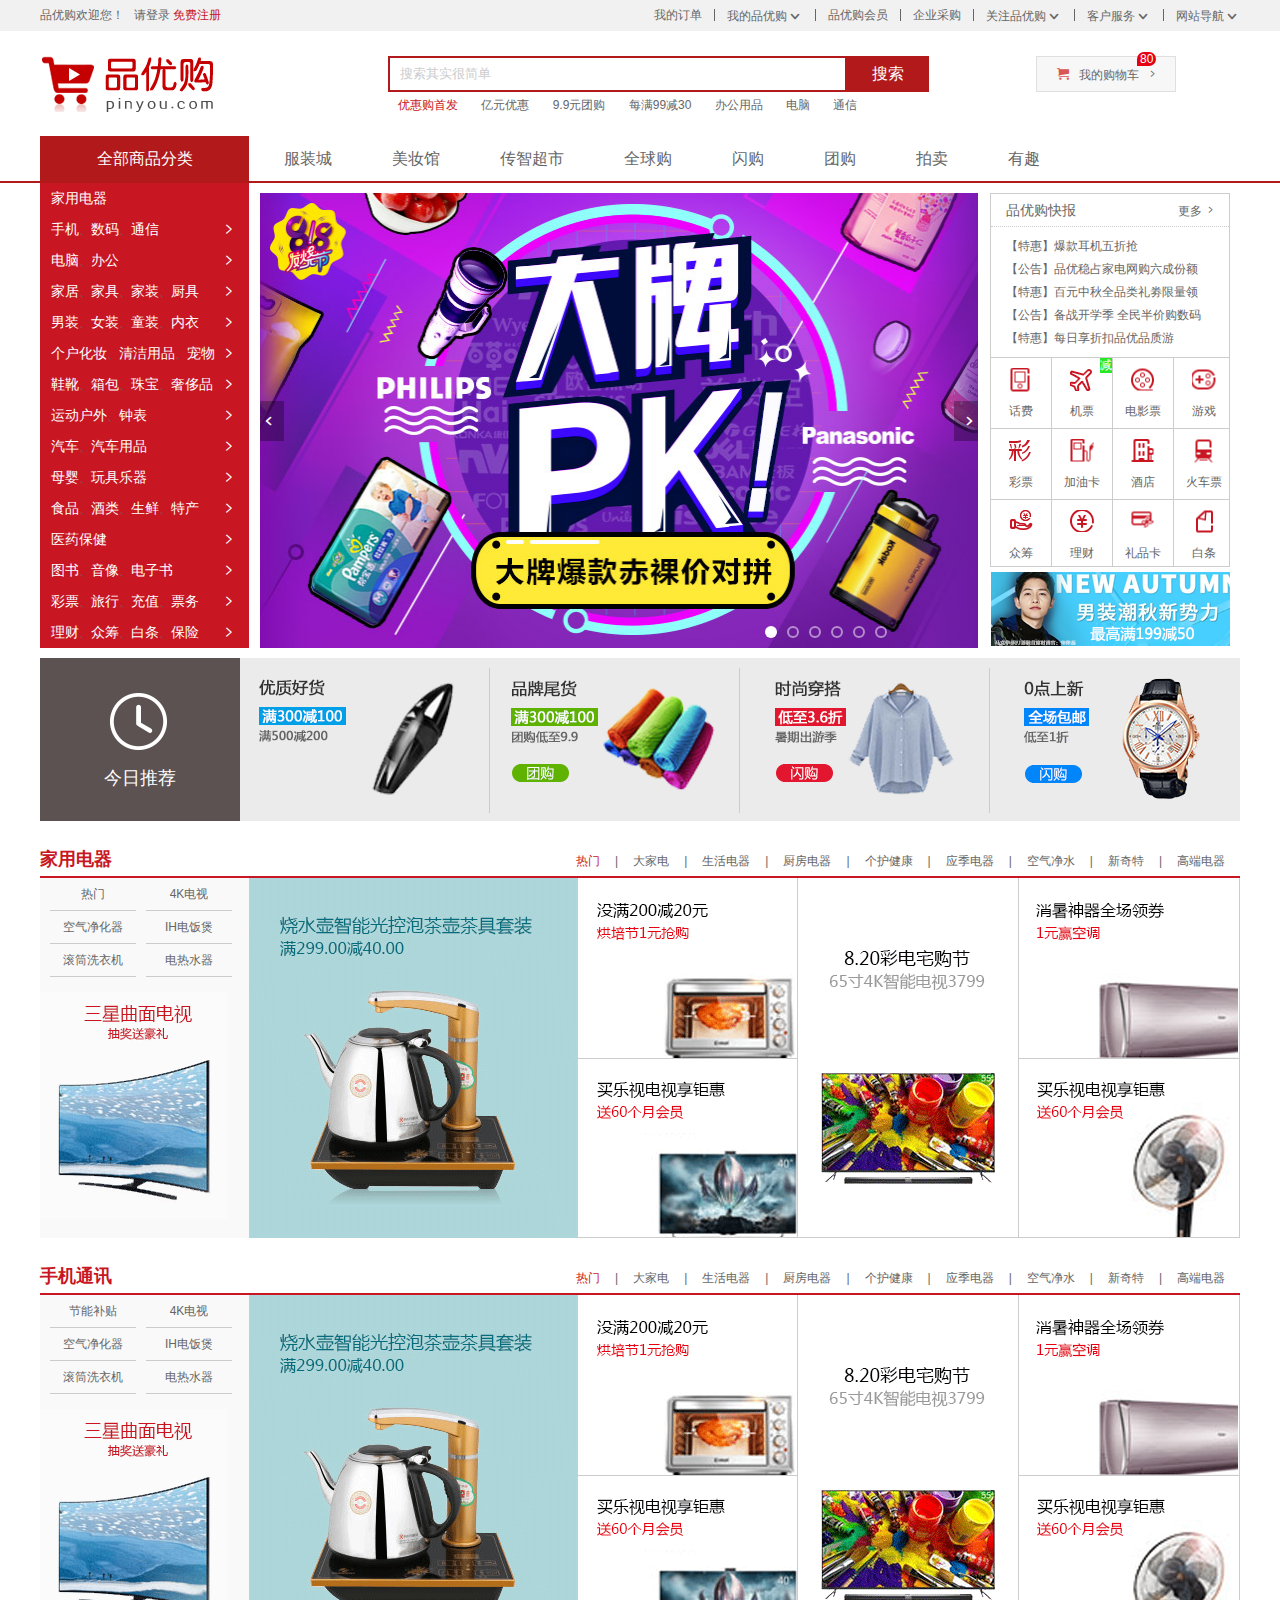
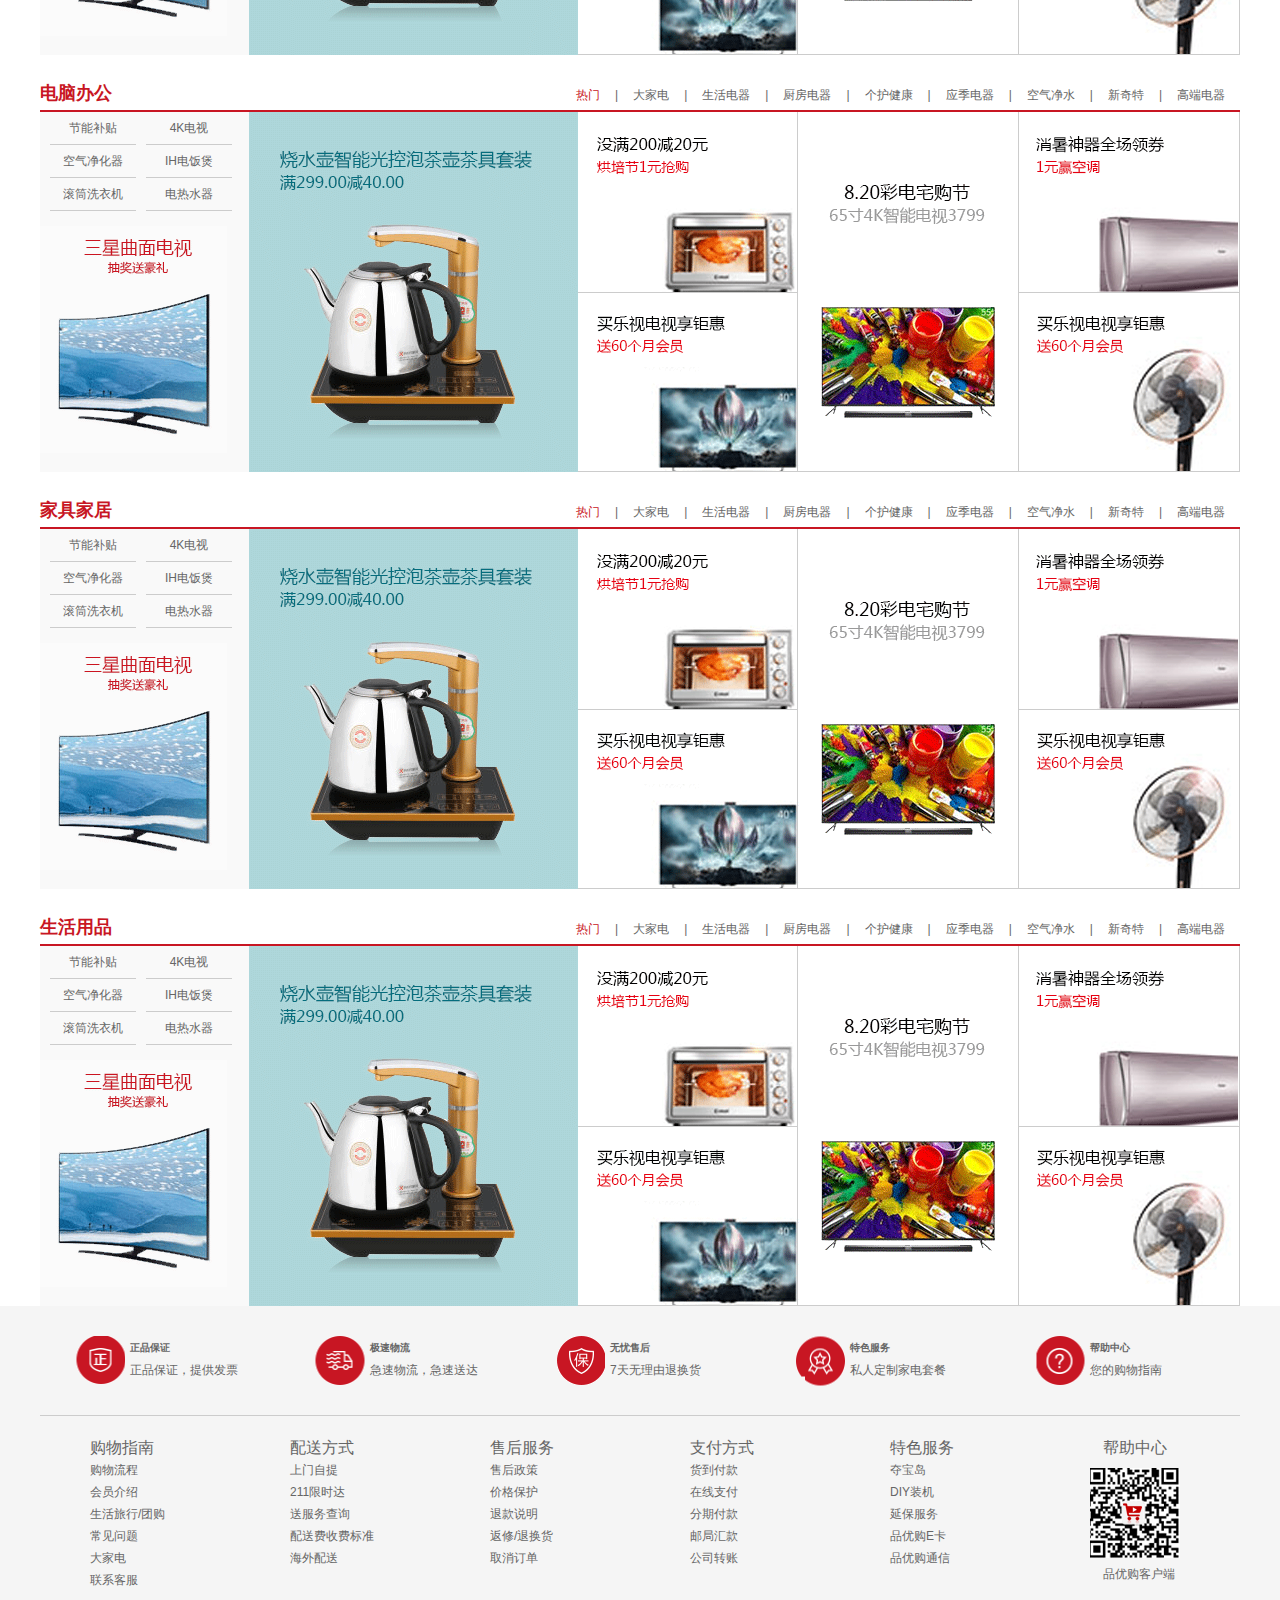
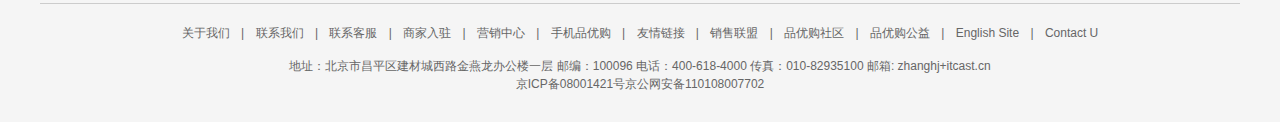
<file: index.html>
<!DOCTYPE html>
<html>
<head>
	<meta charset="utf-8">
	<title>品优购-综合购物首先-正品低价、品质保障、配送及时、轻松购物</title>
	<meta name="description" content="品优购anan.com-专业的综合网上购物商城,销售家电、数码通讯、电脑、家居百货、服装服饰、母婴、图书、食品等数完个品牌优质商品，便捷、诚信的服务，为您提供愉悦的网上是购物体验！"/>
	<meta name="keywords" content="网上购物，网上商城，手机，笔记本，电脑，MP3，CD，VCD，DV，相册，数码，配件，手边，存储卡，品优购"/>
	<!--引入facicon.ico网页图标-->
	<link rel="shortcut icon" type="image/x-icon" href="favicon.ico">
	<!--引入css初始化的css文件-->
	<link rel="stylesheet" type="text/css" href="css/base.css">
	<!--引入公共样式的css文件-->
	<link rel="stylesheet" type="text/css" href="css/common.css">
	<!--引入首页css样式-->
	<link rel="stylesheet" type="text/css" href="css/index.css">
</head>
<body>
<!--顶部快捷导航-->
<div class="shortcut">
	<div class="w">
		<!--左边-->
		<div class="fl">
			<ul>
				<li>品优购欢迎您！</li>
				<li>
					<a href="#">请登录</a>
					<a href="register.html" class="style-red">免费注册</a>
				</li>
			</ul>
		</div>
		<!--右边-->
		<div class="fr">
			<ul>
				<li><a href="#">我的订单</a></li>
				<li class="spacer"></li>
				<li><a href="#">我的品优购</a><i class="icomoon"></i></li>
				<li class="spacer"></li>
				<li><a href="#">品优购会员</a></li>
				<li class="spacer"></li>
				<li><a href="#">企业采购</a></li>
				<li class="spacer"></li>
				<li><a href="#">关注品优购</a><i class="icomoon"></i></li>
				<li class="spacer"></li>
				<li><a href="#">客户服务</a><i class="icomoon"></i></li>
				<li class="spacer"></li>
				<li><a href="#">网站导航</a><i class="icomoon"></i></li>
			</ul>
		</div>
	</div>
</div>

<!--header区域-->
<div class="header w">
	<!--logo部分-->
	<div class="logo">
		<h1>
			<a href="index.html" title="品优购">品优购</a>
		</h1>
	</div>
	<!--search部分-->
	<div class="search">
		<input type="text" class="text" value="搜索其实很简单">
		<button class="btn">搜索</button>
	</div>
	<!--hotwords部分-->
	<div class="hotwords">
		<a href="#" class="style-red">优惠购首发</a>
		<a href="#">亿元优惠</a>
		<a href="#">9.9元团购</a>
		<a href="#">每满99减30</a>
		<a href="#">办公用品</a>
		<a href="#">电脑</a>
		<a href="#">通信</a>
	</div>
	<!--购物车-->
	<div class="shopcar">
		<i class="car"></i>我的购物车<i class="arrow"></i>
		<i class="count">80</i>
	</div>
</div>


<!--nav区域-->
<div class="nav">
	<div class="w">
		<!--左边-->
		<div class="dropdown fl">
			<div class="dt">全部商品分类</div>
			<div class="dd">
				<ul>
					<li class="menu_item"><a href="#">家用电器</a><i></i></li>
					<li class="menu_item"><a href="list.html">手机</a>、<a href="#">数码</a>、<a href="#">通信</a><i></i></li>
					<li class="menu_item"><a href="#">电脑</a>、<a href="#">办公</a><i></i></li>
					<li class="menu_item"><a href="#">家居</a>、<a href="#">家具</a>、<a href="#">家装</a>、<a href="#">厨具</a><i></i></li>
					<li class="menu_item"><a href="#">男装</a>、<a href="#">女装</a>、<a href="#">童装</a>、<a href="#">内衣</a><i></i></li>
					<li class="menu_item"><a href="#">个户化妆</a>、<a href="#">清洁用品</a>、<a href="#">宠物</a><i></i></li>
					<li class="menu_item"><a href="#">鞋靴</a>、<a href="#">箱包</a>、<a href="#">珠宝</a>、<a href="#">奢侈品</a><i></i></li>
					<li class="menu_item"><a href="#">运动户外</a>、<a href="#">钟表</a><i></i></li>
					<li class="menu_item"><a href="#">汽车</a>、<a href="#">汽车用品</a><i></i></li>
					<li class="menu_item"><a href="#">母婴</a>、<a href="#">玩具乐器</a><i></i></li>
					<li class="menu_item"><a href="#">食品</a>、<a href="#">酒类</a>、<a href="#">生鲜</a>、<a href="#">特产</a><i></i></li>
					<li class="menu_item"><a href="#">医药保健</a><i></i></li>
					<li class="menu_item"><a href="#">图书</a>、<a href="#">音像</a>、<a href="#">电子书</a><i></i></li>
					<li class="menu_item"><a href="#">彩票</a>、<a href="#">旅行</a>、<a href="#">充值</a>、<a href="#">票务</a><i></i></li>
					<li class="menu_item"><a href="#">理财</a>、<a href="#">众筹</a>、<a href="#">白条</a>、<a href="#">保险</a><i></i></li>
				</ul>
			</div>
		</div>
		<!--右边导航-->
		<div class="navitems fl">
			<ul>
				<li><a href="#">服装城</a></li>
				<li><a href="#">美妆馆</a></li>
				<li><a href="#">传智超市</a></li>
				<li><a href="#">全球购</a></li>
				<li><a href="#">闪购</a></li>
				<li><a href="#">团购</a></li>
				<li><a href="#">拍卖</a></li>
				<li><a href="#">有趣</a></li>
			</ul>
		</div>
	</div>
</div>


<!--main区域-->
<div class="w">
	<div class="main">
		<!--轮播中心-->
		<div class="focus fl">
			<a href="#" class="arrow-l"></a>
			<a href="#" class="arrow-r"></a>
			<div class="focus_content">
				<img src="img/center.png">
				<img src="upload/center1.png">
				<img src="upload/center2.png">
				<img src="upload/center3.png">
				<img src="upload/center4.png">
				<img src="upload/center5.png">
			</div>
			<ol class="circle">
				<!--<li></li>
				<li class="current"></li>
				<li></li>
				<li></li>
				<li></li>
				<li></li>
				<li></li>
				<li></li>-->
			</ol>
		</div>

		<!--右边-->
		<div class="newsflash fr">
			<div class="news">
				<div class="news_hd">
					品优购快报
					<a href="#">更多</a>
				</div>
				<div class="news_bd">
					<ul>
						<li><a href="#">【特惠】爆款耳机五折抢</a></li>
						<li><a href="#">【公告】品优稳占家电网购六成份额</a></li>
						<li><a href="#">【特惠】百元中秋全品类礼劵限量领</a></li>
						<li><a href="#">【公告】备战开学季 全民半价购数码</a></li>
						<li><a href="#">【特惠】每日享折扣品优品质游</a></li>
					</ul>
				</div>
			</div>
			<div class="life_service">
				<ul>
					<li>
						<a href="#">
							<i class="service_ico huafei"></i>
							<p>话费</p>
						</a>
					</li>
					<li>
						<a href="#">
							<i class="service_ico jipiao"></i>
							<p>机票</p>
						</a>
						<span class="jian">减</span>
					</li>
					<li>
						<a href="#">
							<i class="service_ico dianyingpiao"></i>
							<p>电影票</p>
						</a>
					</li>
					<li>
						<a href="#">
							<i class="service_ico youxi"></i>
							<p>游戏</p>
						</a>
					</li>
					<li>
						<a href="#">
							<i class="service_ico caipiao"></i>
							<p>彩票</p>
						</a>
					</li>
					<li>
						<a href="#">
							<i class="service_ico jiayouka"></i>
							<p>加油卡</p>
						</a>
					</li>
					<li>
						<a href="#">
							<i class="service_ico jiudian"></i>
							<p>酒店</p>
						</a>
					</li>
					<li>
						<a href="#">
							<i class="service_ico huochepiao"></i>
							<p>火车票</p>
						</a>
					</li>
					<li>
						<a href="#">
							<i class="service_ico zongchou"></i>
							<p>众筹</p>
						</a>
					</li>
					<li>
						<a href="#">
							<i class="service_ico licai"></i>
							<p>理财</p>
						</a>
					</li>
					<li>
						<a href="#">
							<i class="service_ico lipinka"></i>
							<p>礼品卡</p>
						</a>
					</li>
					<li>
						<a href="#">
							<i class="service_ico baitiao"></i>
							<p>白条</p>
						</a>
					</li>
				</ul>
			</div>
			<div class="bargin">
				<img src="img/nanzhuang.png">
			</div>
		</div>
    </div>
</div>


<!--推荐模块-->
<div class="w recommend">
	<div class="recommend_hd fl">
		<img src="img/time.png">
		<h3>今日推荐</h3>
	</div>
	<div class="recommend_bd fl">
		<ul>
			<li><a href="#"><img src="img/you.png"></a></li>
			<li><a href="#"><img src="img/pin.png"></a></li>
			<li><a href="#"><img src="img/shi.png"></a></li>
			<li class="last_li"><a href="#"><img src="img/biao.png"></a></li>
		</ul>
	</div>
</div>


<!--楼层区模块-->
<div class="floor">
	<!--1楼-->
	<div class="jiadian w">
		<!--tab栏-->
		<div class="box_hd">
			<h3>家用电器</h3>
			<div class="tab_list">
				<ul>
					<li><a href="#" class="style-red">热门</a>|</li>
					<li><a href="#">大家电</a>|</li>
					<li><a href="#">生活电器</a>|</li>
					<li><a href="#">厨房电器</a>|</li>
					<li><a href="#">个护健康</a>|</li>
					<li><a href="#">应季电器</a>|</li>
					<li><a href="#">空气净水</a>|</li>
					<li><a href="#">新奇特</a>|</li>
					<li><a href="#">高端电器</a></li>
				</ul>
			</div>
		</div>
		<!--内容-->
		<div class="box_bd">
			<!--热门部分-->
			<ul class="tab_con" style="display: block;">
				<li class="w209">
					<ul class="tab_con_list">
						<li><a href="#">热门</a></li>
						<li><a href="#">4K电视</a></li>
						<li><a href="#">空气净化器</a></li>
						<li><a href="#">IH电饭煲</a></li>
						<li><a href="#">滚筒洗衣机</a></li>
						<li><a href="#">电热水器</a></li>
					</ul>
					<img src="img/6.png">
				</li>
				<li class="w329"><img src="img/shui.png"></li>
				<li class="w219">
					<div class="tab_con_item">
						<a href="#"><img src="img/1.png"></a>
					</div>
					<div class="tab_con_item">
						<a href="#"><img src="img/2.png"></a>
					</div>
				</li>
				<li class="w220">
					<div class="tab_con_item">
						<a href="#"><img src="img/3.png"></a>
					</div>
				</li>
				<li class="w220">
					<div class="tab_con_item">
						<a href="#"><img src="img/4.png"></a>
					</div>
					<div class="tab_con_item">
						<a href="#"><img src="img/5.png"></a>
					</div>
				</li>
			</ul>
			<!--大家电部分-->
			<ul class="tab_con">
				<li class="w209">
					<ul class="tab_con_list">
						<li><a href="#">大家电</a></li>
						<li><a href="#">4K电视</a></li>
						<li><a href="#">空气净化器</a></li>
						<li><a href="#">IH电饭煲</a></li>
						<li><a href="#">滚筒洗衣机</a></li>
						<li><a href="#">电热水器</a></li>
					</ul>
					<img src="img/6.png">
				</li>
				<li class="w329"><img src="img/shui.png"></li>
				<li class="w219">
					<div class="tab_con_item">
						<a href="#"><img src="img/1.png"></a>
					</div>
					<div class="tab_con_item">
						<a href="#"><img src="img/2.png"></a>
					</div>
				</li>
				<li class="w220">
					<div class="tab_con_item">
						<a href="#"><img src="img/3.png"></a>
					</div>
				</li>
				<li class="w220">
					<div class="tab_con_item">
						<a href="#"><img src="img/4.png"></a>
					</div>
					<div class="tab_con_item">
						<a href="#"><img src="img/5.png"></a>
					</div>
				</li>
			</ul>
			<!--生活电器部分-->
			<ul class="tab_con">
				<li class="w209">
					<ul class="tab_con_list">
						<li><a href="#">生活电器</a></li>
						<li><a href="#">4K电视</a></li>
						<li><a href="#">空气净化器</a></li>
						<li><a href="#">IH电饭煲</a></li>
						<li><a href="#">滚筒洗衣机</a></li>
						<li><a href="#">电热水器</a></li>
					</ul>
					<img src="img/6.png">
				</li>
				<li class="w329"><img src="img/shui.png"></li>
				<li class="w219">
					<div class="tab_con_item">
						<a href="#"><img src="img/1.png"></a>
					</div>
					<div class="tab_con_item">
						<a href="#"><img src="img/2.png"></a>
					</div>
				</li>
				<li class="w220">
					<div class="tab_con_item">
						<a href="#"><img src="img/3.png"></a>
					</div>
				</li>
				<li class="w220">
					<div class="tab_con_item">
						<a href="#"><img src="img/4.png"></a>
					</div>
					<div class="tab_con_item">
						<a href="#"><img src="img/5.png"></a>
					</div>
				</li>
			</ul>
			<!--厨房电器部分-->
			<ul class="tab_con">
				<li class="w209">
					<ul class="tab_con_list">
						<li><a href="#">厨房电器</a></li>
						<li><a href="#">4K电视</a></li>
						<li><a href="#">空气净化器</a></li>
						<li><a href="#">IH电饭煲</a></li>
						<li><a href="#">滚筒洗衣机</a></li>
						<li><a href="#">电热水器</a></li>
					</ul>
					<img src="img/6.png">
				</li>
				<li class="w329"><img src="img/shui.png"></li>
				<li class="w219">
					<div class="tab_con_item">
						<a href="#"><img src="img/1.png"></a>
					</div>
					<div class="tab_con_item">
						<a href="#"><img src="img/2.png"></a>
					</div>
				</li>
				<li class="w220">
					<div class="tab_con_item">
						<a href="#"><img src="img/3.png"></a>
					</div>
				</li>
				<li class="w220">
					<div class="tab_con_item">
						<a href="#"><img src="img/4.png"></a>
					</div>
					<div class="tab_con_item">
						<a href="#"><img src="img/5.png"></a>
					</div>
				</li>
			</ul>
			<!--个护健康部分-->
			<ul class="tab_con">
				<li class="w209">
					<ul class="tab_con_list">
						<li><a href="#">个护健康</a></li>
						<li><a href="#">4K电视</a></li>
						<li><a href="#">空气净化器</a></li>
						<li><a href="#">IH电饭煲</a></li>
						<li><a href="#">滚筒洗衣机</a></li>
						<li><a href="#">电热水器</a></li>
					</ul>
					<img src="img/6.png">
				</li>
				<li class="w329"><img src="img/shui.png"></li>
				<li class="w219">
					<div class="tab_con_item">
						<a href="#"><img src="img/1.png"></a>
					</div>
					<div class="tab_con_item">
						<a href="#"><img src="img/2.png"></a>
					</div>
				</li>
				<li class="w220">
					<div class="tab_con_item">
						<a href="#"><img src="img/3.png"></a>
					</div>
				</li>
				<li class="w220">
					<div class="tab_con_item">
						<a href="#"><img src="img/4.png"></a>
					</div>
					<div class="tab_con_item">
						<a href="#"><img src="img/5.png"></a>
					</div>
				</li>
			</ul>
			<!--应季电器部分-->
			<ul class="tab_con">
				<li class="w209">
					<ul class="tab_con_list">
						<li><a href="#">应季电器</a></li>
						<li><a href="#">4K电视</a></li>
						<li><a href="#">空气净化器</a></li>
						<li><a href="#">IH电饭煲</a></li>
						<li><a href="#">滚筒洗衣机</a></li>
						<li><a href="#">电热水器</a></li>
					</ul>
					<img src="img/6.png">
				</li>
				<li class="w329"><img src="img/shui.png"></li>
				<li class="w219">
					<div class="tab_con_item">
						<a href="#"><img src="img/1.png"></a>
					</div>
					<div class="tab_con_item">
						<a href="#"><img src="img/2.png"></a>
					</div>
				</li>
				<li class="w220">
					<div class="tab_con_item">
						<a href="#"><img src="img/3.png"></a>
					</div>
				</li>
				<li class="w220">
					<div class="tab_con_item">
						<a href="#"><img src="img/4.png"></a>
					</div>
					<div class="tab_con_item">
						<a href="#"><img src="img/5.png"></a>
					</div>
				</li>
			</ul>
			<!--空气净水部分-->
			<ul class="tab_con">
				<li class="w209">
					<ul class="tab_con_list">
						<li><a href="#">空气净水</a></li>
						<li><a href="#">4K电视</a></li>
						<li><a href="#">空气净化器</a></li>
						<li><a href="#">IH电饭煲</a></li>
						<li><a href="#">滚筒洗衣机</a></li>
						<li><a href="#">电热水器</a></li>
					</ul>
					<img src="img/6.png">
				</li>
				<li class="w329"><img src="img/shui.png"></li>
				<li class="w219">
					<div class="tab_con_item">
						<a href="#"><img src="img/1.png"></a>
					</div>
					<div class="tab_con_item">
						<a href="#"><img src="img/2.png"></a>
					</div>
				</li>
				<li class="w220">
					<div class="tab_con_item">
						<a href="#"><img src="img/3.png"></a>
					</div>
				</li>
				<li class="w220">
					<div class="tab_con_item">
						<a href="#"><img src="img/4.png"></a>
					</div>
					<div class="tab_con_item">
						<a href="#"><img src="img/5.png"></a>
					</div>
				</li>
			</ul>
			<!--新奇特部分-->
			<ul class="tab_con">
				<li class="w209">
					<ul class="tab_con_list">
						<li><a href="#">新奇特</a></li>
						<li><a href="#">4K电视</a></li>
						<li><a href="#">空气净化器</a></li>
						<li><a href="#">IH电饭煲</a></li>
						<li><a href="#">滚筒洗衣机</a></li>
						<li><a href="#">电热水器</a></li>
					</ul>
					<img src="img/6.png">
				</li>
				<li class="w329"><img src="img/shui.png"></li>
				<li class="w219">
					<div class="tab_con_item">
						<a href="#"><img src="img/1.png"></a>
					</div>
					<div class="tab_con_item">
						<a href="#"><img src="img/2.png"></a>
					</div>
				</li>
				<li class="w220">
					<div class="tab_con_item">
						<a href="#"><img src="img/3.png"></a>
					</div>
				</li>
				<li class="w220">
					<div class="tab_con_item">
						<a href="#"><img src="img/4.png"></a>
					</div>
					<div class="tab_con_item">
						<a href="#"><img src="img/5.png"></a>
					</div>
				</li>
			</ul>
			<!--高端电器部分-->
			<ul class="tab_con">
				<li class="w209">
					<ul class="tab_con_list">
						<li><a href="#">高端电器</a></li>
						<li><a href="#">4K电视</a></li>
						<li><a href="#">空气净化器</a></li>
						<li><a href="#">IH电饭煲</a></li>
						<li><a href="#">滚筒洗衣机</a></li>
						<li><a href="#">电热水器</a></li>
					</ul>
					<img src="img/6.png">
				</li>
				<li class="w329"><img src="img/shui.png"></li>
				<li class="w219">
					<div class="tab_con_item">
						<a href="#"><img src="img/1.png"></a>
					</div>
					<div class="tab_con_item">
						<a href="#"><img src="img/2.png"></a>
					</div>
				</li>
				<li class="w220">
					<div class="tab_con_item">
						<a href="#"><img src="img/3.png"></a>
					</div>
				</li>
				<li class="w220">
					<div class="tab_con_item">
						<a href="#"><img src="img/4.png"></a>
					</div>
					<div class="tab_con_item">
						<a href="#"><img src="img/5.png"></a>
					</div>
				</li>
			</ul>
		</div>
	</div>
	<!--2楼-->
	<div class="shouji w">
		<!--上面-->
		<div class="box_hd">
			<h3>手机通讯</h3>
			<div class="tab_list">
				<ul>
					<li><a href="#" class="style-red">热门</a>|</li>
					<li><a href="#">大家电</a>|</li>
					<li><a href="#">生活电器</a>|</li>
					<li><a href="#">厨房电器</a>|</li>
					<li><a href="#">个护健康</a>|</li>
					<li><a href="#">应季电器</a>|</li>
					<li><a href="#">空气净水</a>|</li>
					<li><a href="#">新奇特</a>|</li>
					<li><a href="#">高端电器</a></li>
				</ul>
			</div>
		</div>
		<!--下面-->
		<div class="box_bd">
			<!--热门部分-->
			<ul class="tab_con">
				<li class="w209">
					<ul class="tab_con_list">
						<li><a href="#">节能补贴</a></li>
						<li><a href="#">4K电视</a></li>
						<li><a href="#">空气净化器</a></li>
						<li><a href="#">IH电饭煲</a></li>
						<li><a href="#">滚筒洗衣机</a></li>
						<li><a href="#">电热水器</a></li>
					</ul>
					<img src="img/6.png">
				</li>
				<li class="w329"><img src="img/shui.png"></li>
				<li class="w219">
					<div class="tab_con_item">
						<a href="#"><img src="img/1.png"></a>
					</div>
					<div class="tab_con_item">
						<a href="#"><img src="img/2.png"></a>
					</div>
				</li>
				<li class="w220">
					<div class="tab_con_item">
						<a href="#"><img src="img/3.png"></a>
					</div>
				</li>
				<li class="w220">
					<div class="tab_con_item">
						<a href="#"><img src="img/4.png"></a>
					</div>
					<div class="tab_con_item">
						<a href="#"><img src="img/5.png"></a>
					</div>
				</li>
			</ul>
			<!--大家电部分
			<ul class="tab_con">
				<li></li>
				<li></li>
				<li></li>
				<li></li>
				<li></li>
			</ul>-->
		</div>
	</div>
	<!--3楼-->
	<div class="diannao w">
		<!--上面-->
		<div class="box_hd">
			<h3>电脑办公</h3>
			<div class="tab_list">
				<ul>
					<li><a href="#" class="style-red">热门</a>|</li>
					<li><a href="#">大家电</a>|</li>
					<li><a href="#">生活电器</a>|</li>
					<li><a href="#">厨房电器</a>|</li>
					<li><a href="#">个护健康</a>|</li>
					<li><a href="#">应季电器</a>|</li>
					<li><a href="#">空气净水</a>|</li>
					<li><a href="#">新奇特</a>|</li>
					<li><a href="#">高端电器</a></li>
				</ul>
			</div>
		</div>
		<!--下面-->
		<div class="box_bd">
			<!--热门部分-->
			<ul class="tab_con">
				<li class="w209">
					<ul class="tab_con_list">
						<li><a href="#">节能补贴</a></li>
						<li><a href="#">4K电视</a></li>
						<li><a href="#">空气净化器</a></li>
						<li><a href="#">IH电饭煲</a></li>
						<li><a href="#">滚筒洗衣机</a></li>
						<li><a href="#">电热水器</a></li>
					</ul>
					<img src="img/6.png">
				</li>
				<li class="w329"><img src="img/shui.png"></li>
				<li class="w219">
					<div class="tab_con_item">
						<a href="#"><img src="img/1.png"></a>
					</div>
					<div class="tab_con_item">
						<a href="#"><img src="img/2.png"></a>
					</div>
				</li>
				<li class="w220">
					<div class="tab_con_item">
						<a href="#"><img src="img/3.png"></a>
					</div>
				</li>
				<li class="w220">
					<div class="tab_con_item">
						<a href="#"><img src="img/4.png"></a>
					</div>
					<div class="tab_con_item">
						<a href="#"><img src="img/5.png"></a>
					</div>
				</li>
			</ul>
			<!--大家电部分
			<ul class="tab_con">
				<li></li>
				<li></li>
				<li></li>
				<li></li>
				<li></li>
			</ul>-->
		</div>
	</div>
	<!--4楼-->
	<div class="jiaju w">
		<!--上面-->
		<div class="box_hd">
			<h3>家具家居</h3>
			<div class="tab_list">
				<ul>
					<li><a href="#" class="style-red">热门</a>|</li>
					<li><a href="#">大家电</a>|</li>
					<li><a href="#">生活电器</a>|</li>
					<li><a href="#">厨房电器</a>|</li>
					<li><a href="#">个护健康</a>|</li>
					<li><a href="#">应季电器</a>|</li>
					<li><a href="#">空气净水</a>|</li>
					<li><a href="#">新奇特</a>|</li>
					<li><a href="#">高端电器</a></li>
				</ul>
			</div>
		</div>
		<!--下面-->
		<div class="box_bd">
			<!--热门部分-->
			<ul class="tab_con">
				<li class="w209">
					<ul class="tab_con_list">
						<li><a href="#">节能补贴</a></li>
						<li><a href="#">4K电视</a></li>
						<li><a href="#">空气净化器</a></li>
						<li><a href="#">IH电饭煲</a></li>
						<li><a href="#">滚筒洗衣机</a></li>
						<li><a href="#">电热水器</a></li>
					</ul>
					<img src="img/6.png">
				</li>
				<li class="w329"><img src="img/shui.png"></li>
				<li class="w219">
					<div class="tab_con_item">
						<a href="#"><img src="img/1.png"></a>
					</div>
					<div class="tab_con_item">
						<a href="#"><img src="img/2.png"></a>
					</div>
				</li>
				<li class="w220">
					<div class="tab_con_item">
						<a href="#"><img src="img/3.png"></a>
					</div>
				</li>
				<li class="w220">
					<div class="tab_con_item">
						<a href="#"><img src="img/4.png"></a>
					</div>
					<div class="tab_con_item">
						<a href="#"><img src="img/5.png"></a>
					</div>
				</li>
			</ul>
			<!--大家电部分
			<ul class="tab_con">
				<li></li>
				<li></li>
				<li></li>
				<li></li>
				<li></li>
			</ul>-->
		</div>
	</div>
	<!--5楼-->
	<div class="shenghuo w">
		<!--上面-->
		<div class="box_hd">
			<h3>生活用品</h3>
			<div class="tab_list">
				<ul>
					<li><a href="#" class="style-red">热门</a>|</li>
					<li><a href="#">大家电</a>|</li>
					<li><a href="#">生活电器</a>|</li>
					<li><a href="#">厨房电器</a>|</li>
					<li><a href="#">个护健康</a>|</li>
					<li><a href="#">应季电器</a>|</li>
					<li><a href="#">空气净水</a>|</li>
					<li><a href="#">新奇特</a>|</li>
					<li><a href="#">高端电器</a></li>
				</ul>
			</div>
		</div>
		<!--下面-->
		<div class="box_bd">
			<!--热门部分-->
			<ul class="tab_con">
				<li class="w209">
					<ul class="tab_con_list">
						<li><a href="#">节能补贴</a></li>
						<li><a href="#">4K电视</a></li>
						<li><a href="#">空气净化器</a></li>
						<li><a href="#">IH电饭煲</a></li>
						<li><a href="#">滚筒洗衣机</a></li>
						<li><a href="#">电热水器</a></li>
					</ul>
					<img src="img/6.png">
				</li>
				<li class="w329"><img src="img/shui.png"></li>
				<li class="w219">
					<div class="tab_con_item">
						<a href="#"><img src="img/1.png"></a>
					</div>
					<div class="tab_con_item">
						<a href="#"><img src="img/2.png"></a>
					</div>
				</li>
				<li class="w220">
					<div class="tab_con_item">
						<a href="#"><img src="img/3.png"></a>
					</div>
				</li>
				<li class="w220">
					<div class="tab_con_item">
						<a href="#"><img src="img/4.png"></a>
					</div>
					<div class="tab_con_item">
						<a href="#"><img src="img/5.png"></a>
					</div>
				</li>
			</ul>
			<!--大家电部分
			<ul class="tab_con">
				<li></li>
				<li></li>
				<li></li>
				<li></li>
				<li></li>
			</ul>-->
		</div>
	</div>
</div>

<!--楼层导航-->
<div class="fixedtool">
	<ul>
		<li class="2 current">家用电器</li>
		<li>手机通讯</li>
		<li>电脑办公</li>
		<li>家具家具</li>
		<li>生活用品</li>
	</ul>
	<div class="top">回到顶部</div>
</div>


<!--footer区域begin-->
<div class="footer">
	<div class="w">
		<!--上面-->
		<div class="mod_service">
			<ul>
				<li>
					<i class="mod_service_i mod_service_zheng"></i>
					<div class="mod_service_title">
						<h5>正品保证</h5>
						<p>正品保证，提供发票</p>
					</div>
				</li>
				<li>
					<i class="mod_service_i mod_service_wu"></i>
					<div class="mod_service_title">
						<h5>极速物流</h5>
						<p>急速物流，急速送达</p>
					</div>
				</li>
				<li>
					<i class="mod_service_i mod_service_shou"></i>
					<div class="mod_service_title">
						<h5>无忧售后</h5>
						<p>7天无理由退换货</p>
					</div>
				</li>
				<li>
					<i class="mod_service_i mod_service_fu"></i>
					<div class="mod_service_title">
						<h5>特色服务</h5>
						<p>私人定制家电套餐</p>
					</div>
				</li>
				<li>
					<i class="mod_service_i mod_service_help"></i>
					<div class="mod_service_title">
						<h5>帮助中心</h5>
						<p>您的购物指南</p>
					</div>
				</li>
			</ul>
		</div>
		<!--中间-->
		<div class="mod_help">
			<dl class="mod_help_list">
				<dt>购物指南</dt>
				<dd><a href="#">购物流程</a></dd>
				<dd><a href="#">会员介绍</a></dd>
				<dd><a href="#">生活旅行/团购</a></dd>
				<dd><a href="#">常见问题</a></dd>
				<dd><a href="#">大家电</a></dd>
				<dd><a href="#">联系客服</a></dd>
			</dl>
			<dl class="mod_help_list">
				<dt>配送方式</dt>
				<dd><a href="#">上门自提</a></dd>
				<dd><a href="#">211限时达</a></dd>
				<dd><a href="#">送服务查询</a></dd>
				<dd><a href="#">配送费收费标准</a></dd>
				<dd><a href="#">海外配送</a></dd>
			</dl>
			<dl class="mod_help_list">
				<dt>售后服务</dt>
				<dd><a href="#">售后政策</a></dd>
				<dd><a href="#">价格保护</a></dd>
				<dd><a href="#">退款说明</a></dd>
				<dd><a href="#">返修/退换货</a></dd>
				<dd><a href="#">取消订单</a></dd>
			</dl>
			<dl class="mod_help_list">
				<dt>支付方式</dt>
				<dd><a href="#">货到付款</a></dd>
				<dd><a href="#">在线支付</a></dd>
				<dd><a href="#">分期付款</a></dd>
				<dd><a href="#">邮局汇款</a></dd>
				<dd><a href="#">公司转账</a></dd>
			</dl>
			<dl class="mod_help_list">
				<dt>特色服务</dt>
				<dd><a href="#">夺宝岛</a></dd>
				<dd><a href="#">DIY装机</a></dd>
				<dd><a href="#">延保服务</a></dd>
				<dd><a href="#">品优购E卡</a></dd>
				<dd><a href="#">品优购通信</a></dd>
			</dl>
			<dl class="mod_help_list mod_help_app">
				<dt>帮助中心</dt>
				<dd><img src="img/ma.png"><p>品优购客户端</p></dd>
			</dl>
		</div>
		<!--下面-->
		<div class="mod_copyright">
			<p class="mod_copyright_links">
				<a href="#">关于我们</a> | <a href="#">联系我们</a> | <a href="#">联系客服</a> | <a href="#">商家入驻</a> | <a href="#">营销中心</a> | <a href="#">手机品优购</a> | <a href="#">友情链接</a> | <a href="#">销售联盟</a> | <a href="#">品优购社区</a> | <a href="#">品优购公益</a> | <a href="#">English Site</a> | <a href="#">Contact U</a>
			</p>
			<p class="mod_copyright_info">
				地址：北京市昌平区建材城西路金燕龙办公楼一层 邮编：100096 电话：400-618-4000 传真：010-82935100 邮箱: zhanghj+itcast.cn<br>
				京ICP备08001421号京公网安备110108007702
			</p>
		</div>
	</div>
</div>
<!--footer区域end-->

<script type="text/javascript" src="js/jquery.min.js"></script>
<script type="text/javascript" src="js/tool.js"></script>
<script type="text/javascript" src="js/index.js"></script>
</body>
</html>
</file>
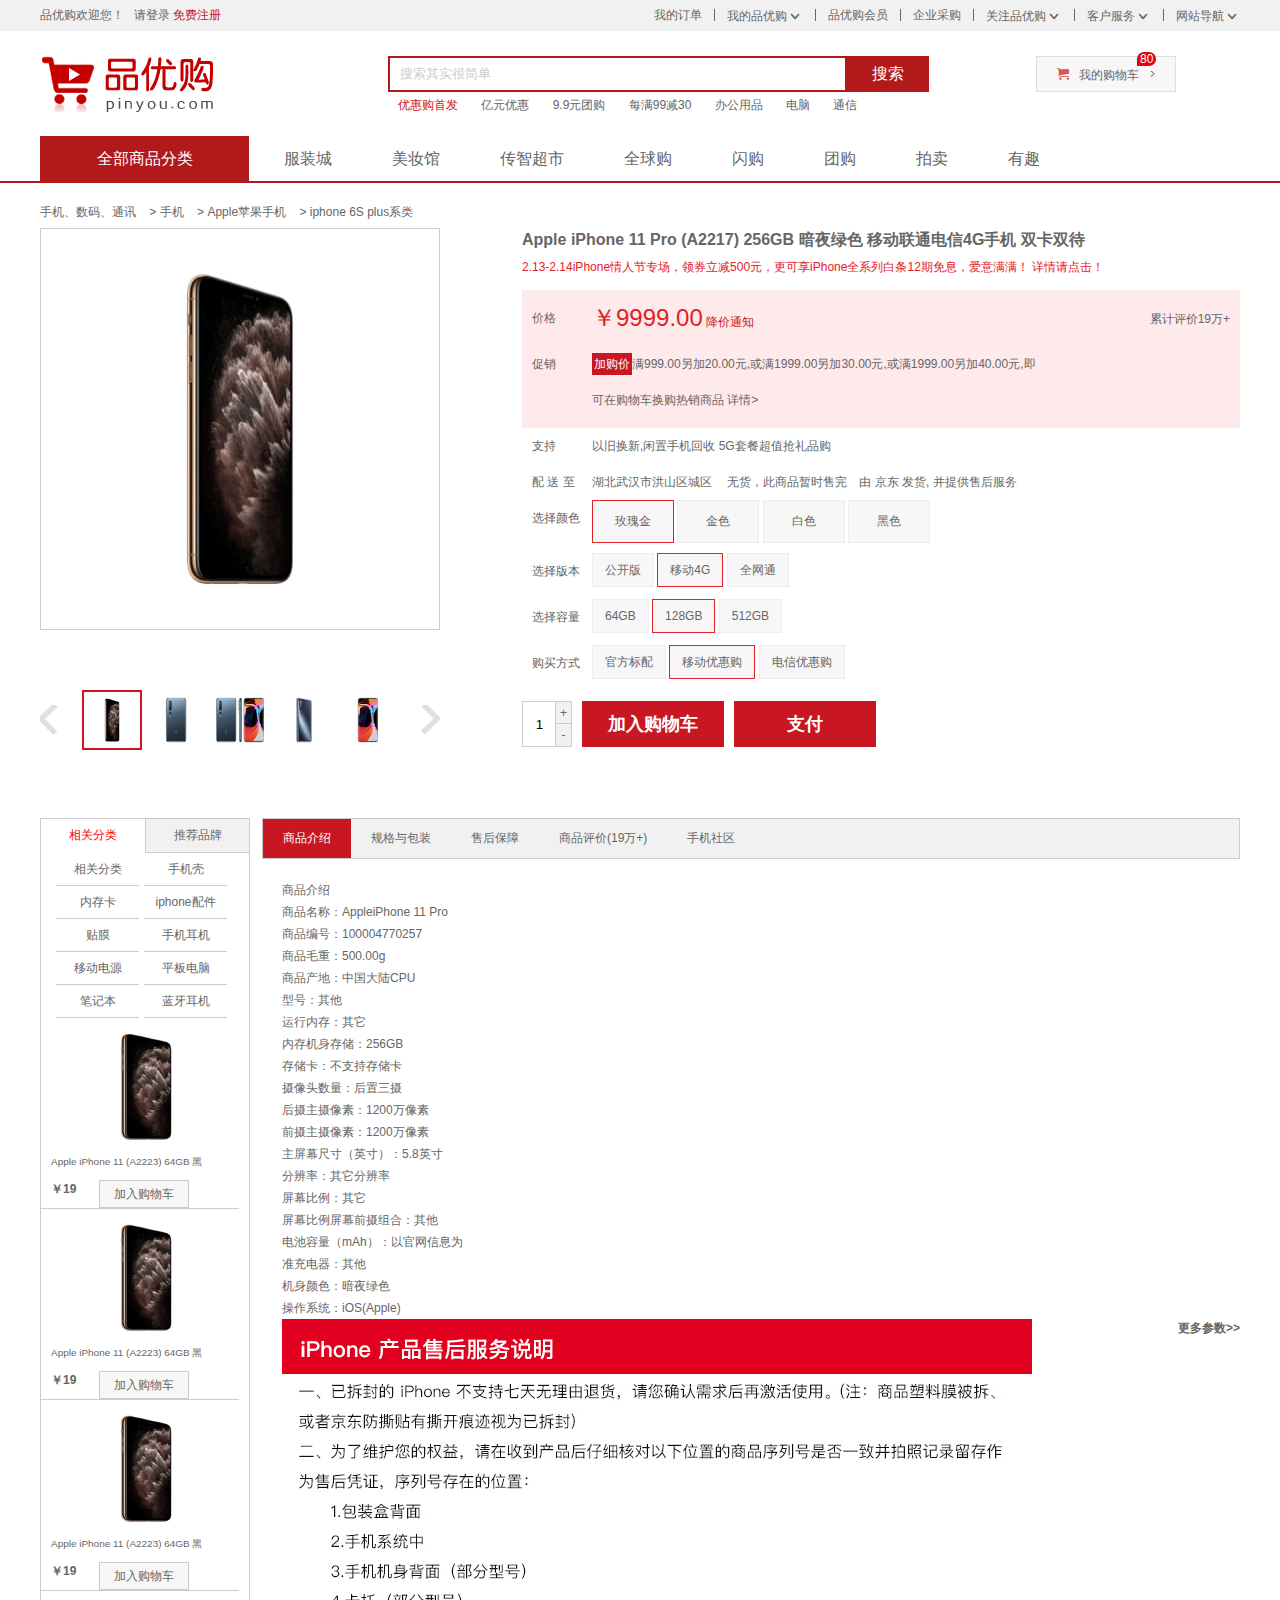
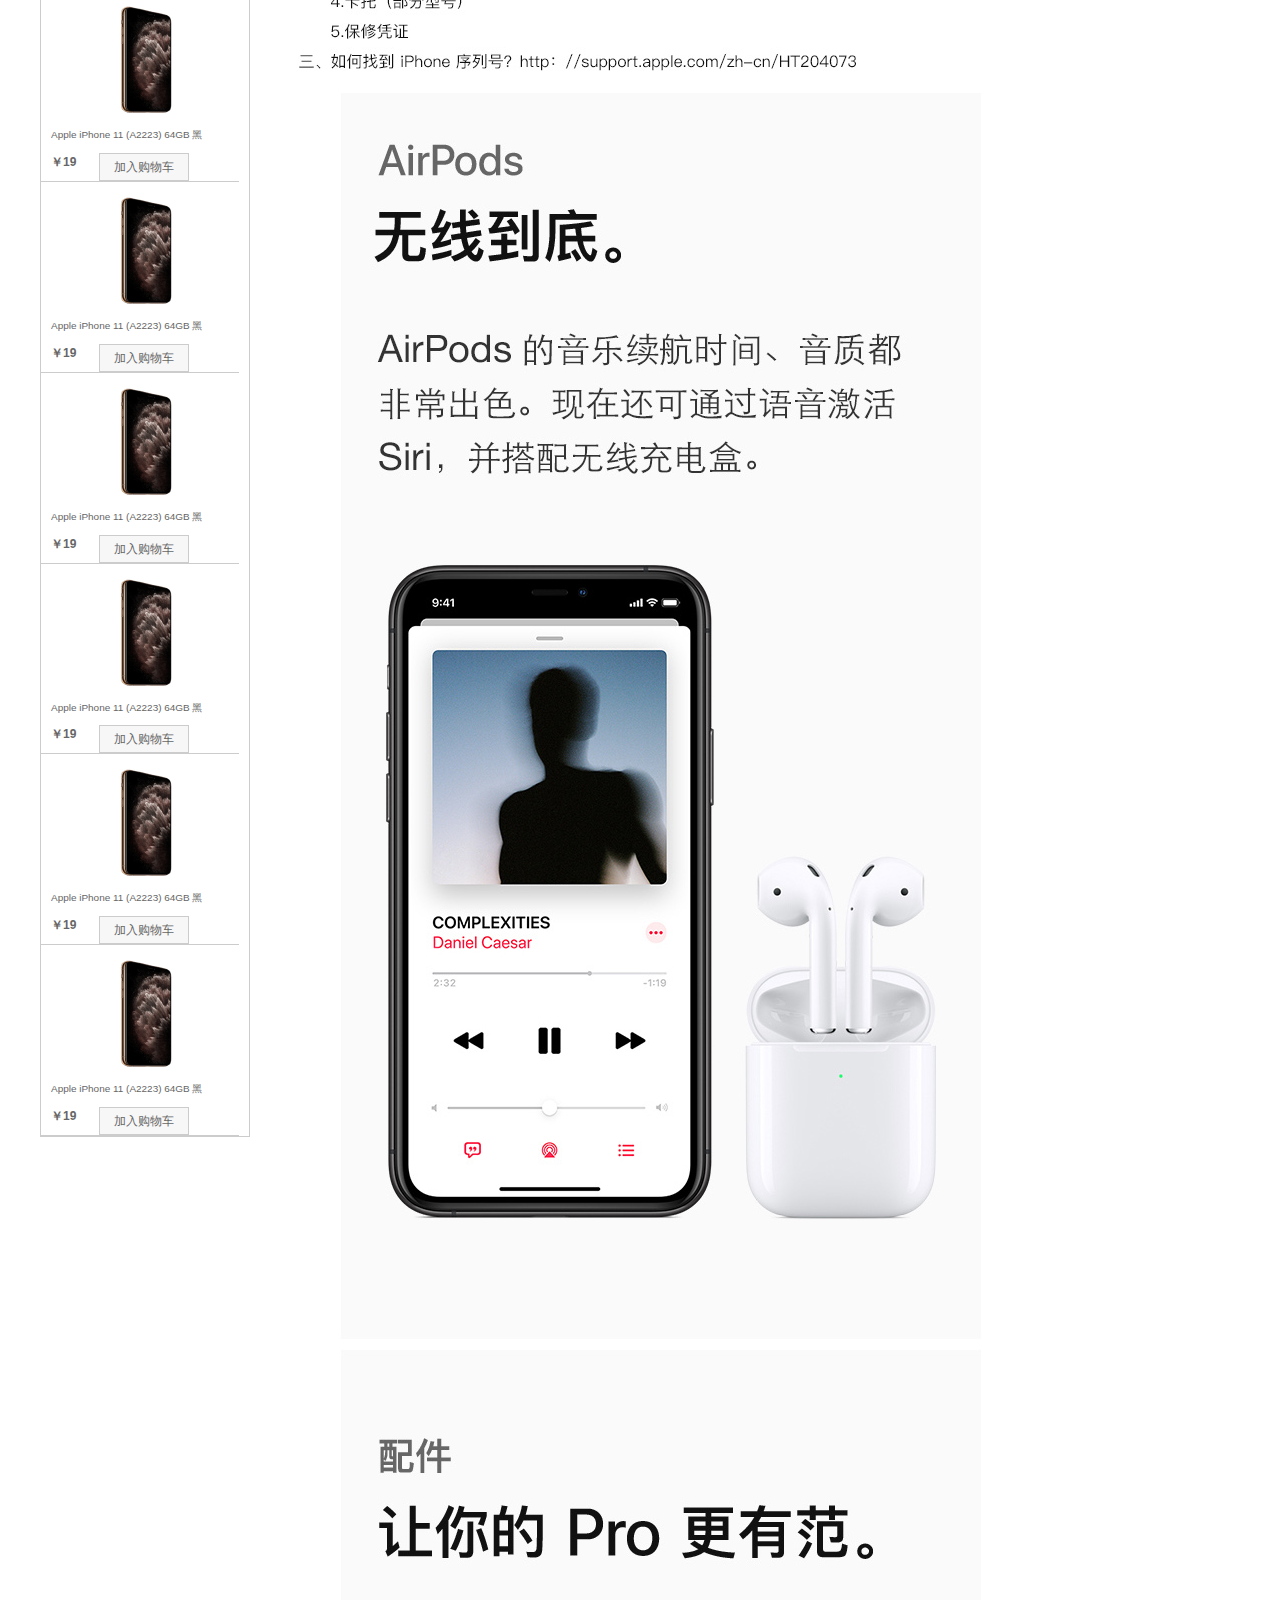
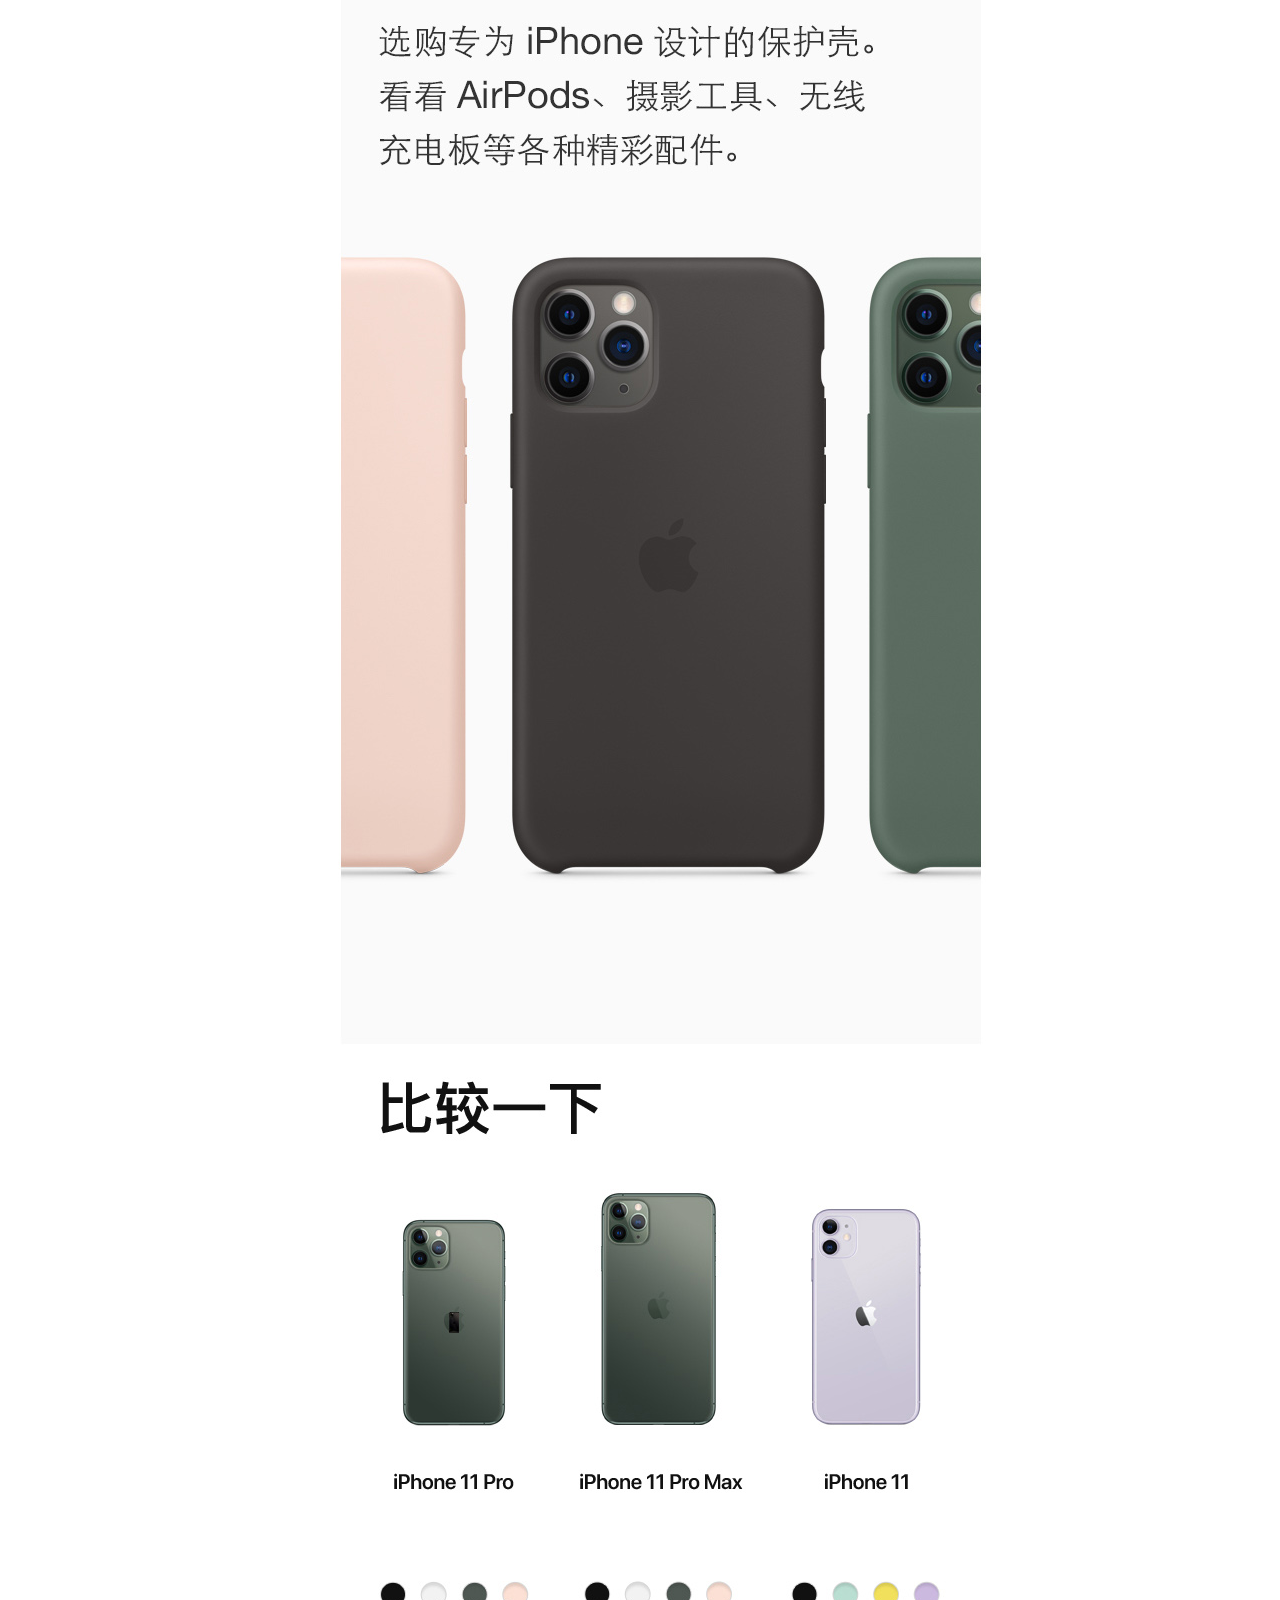
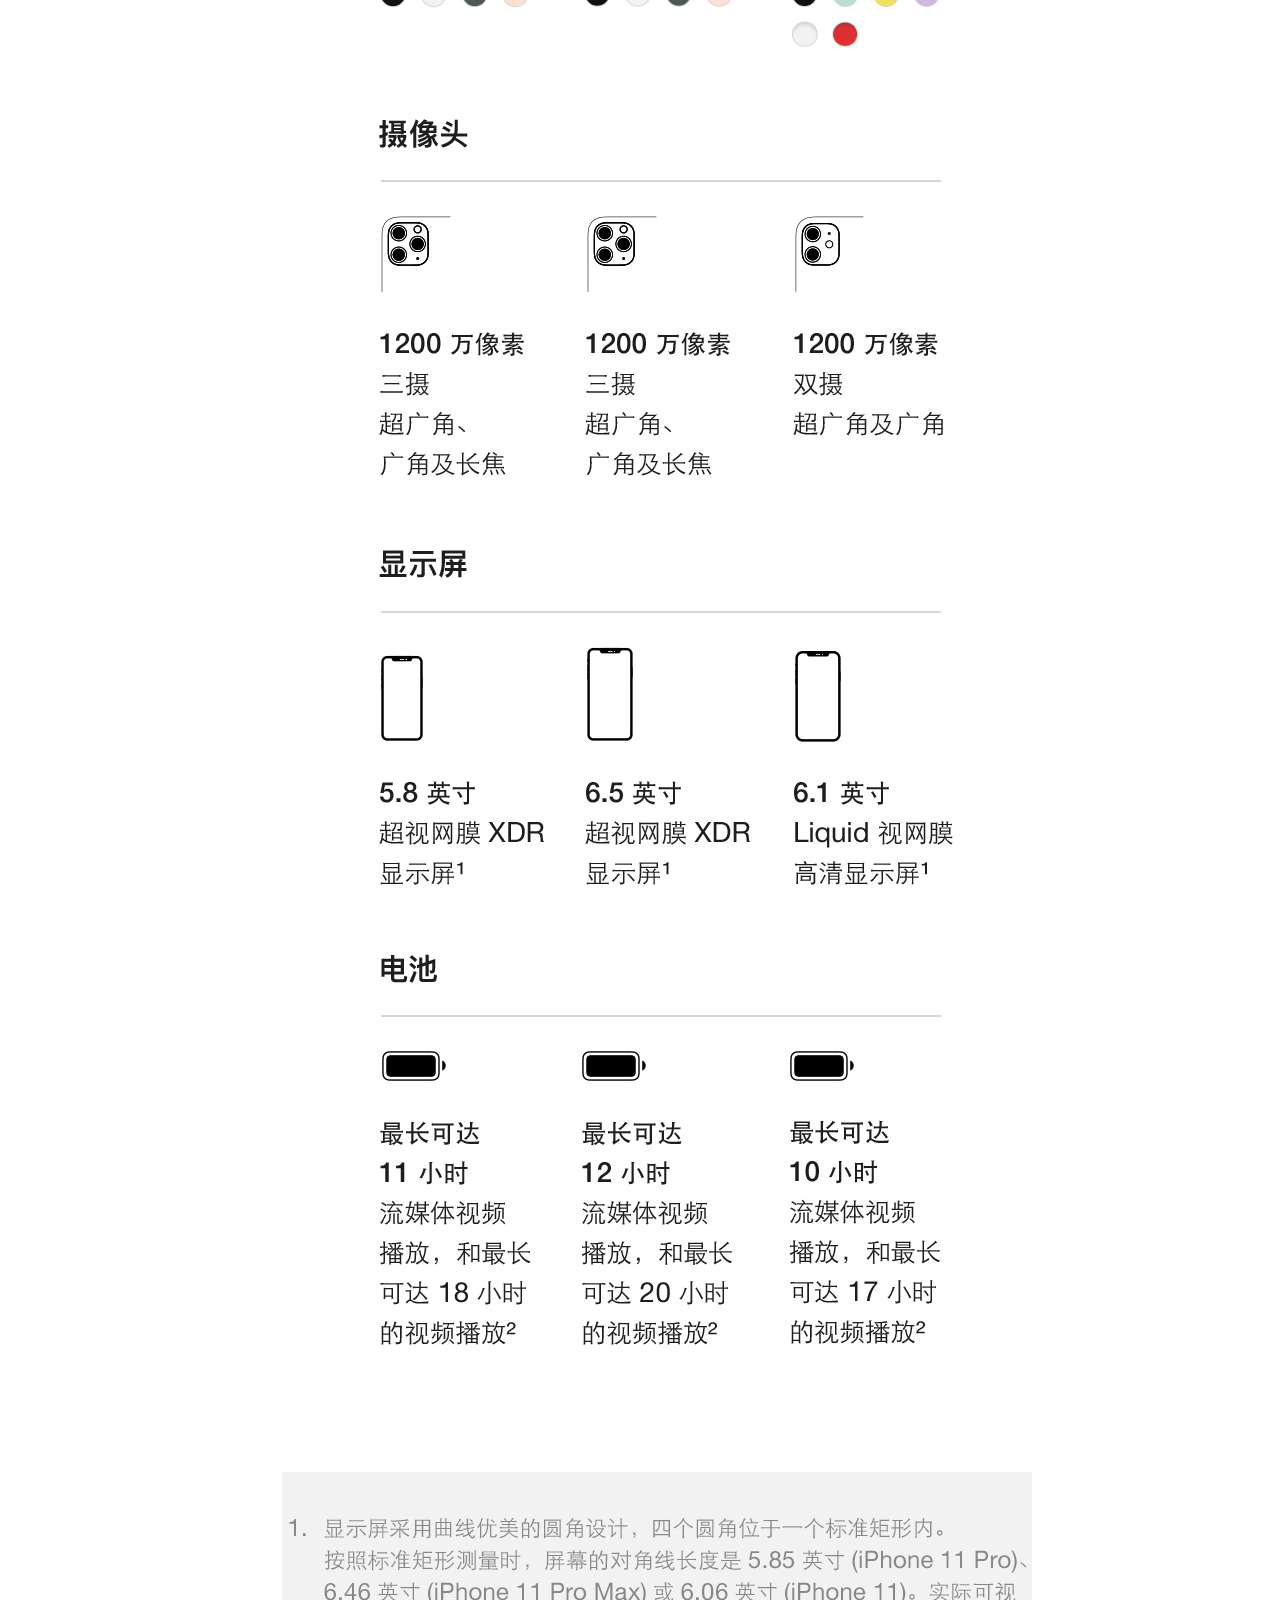
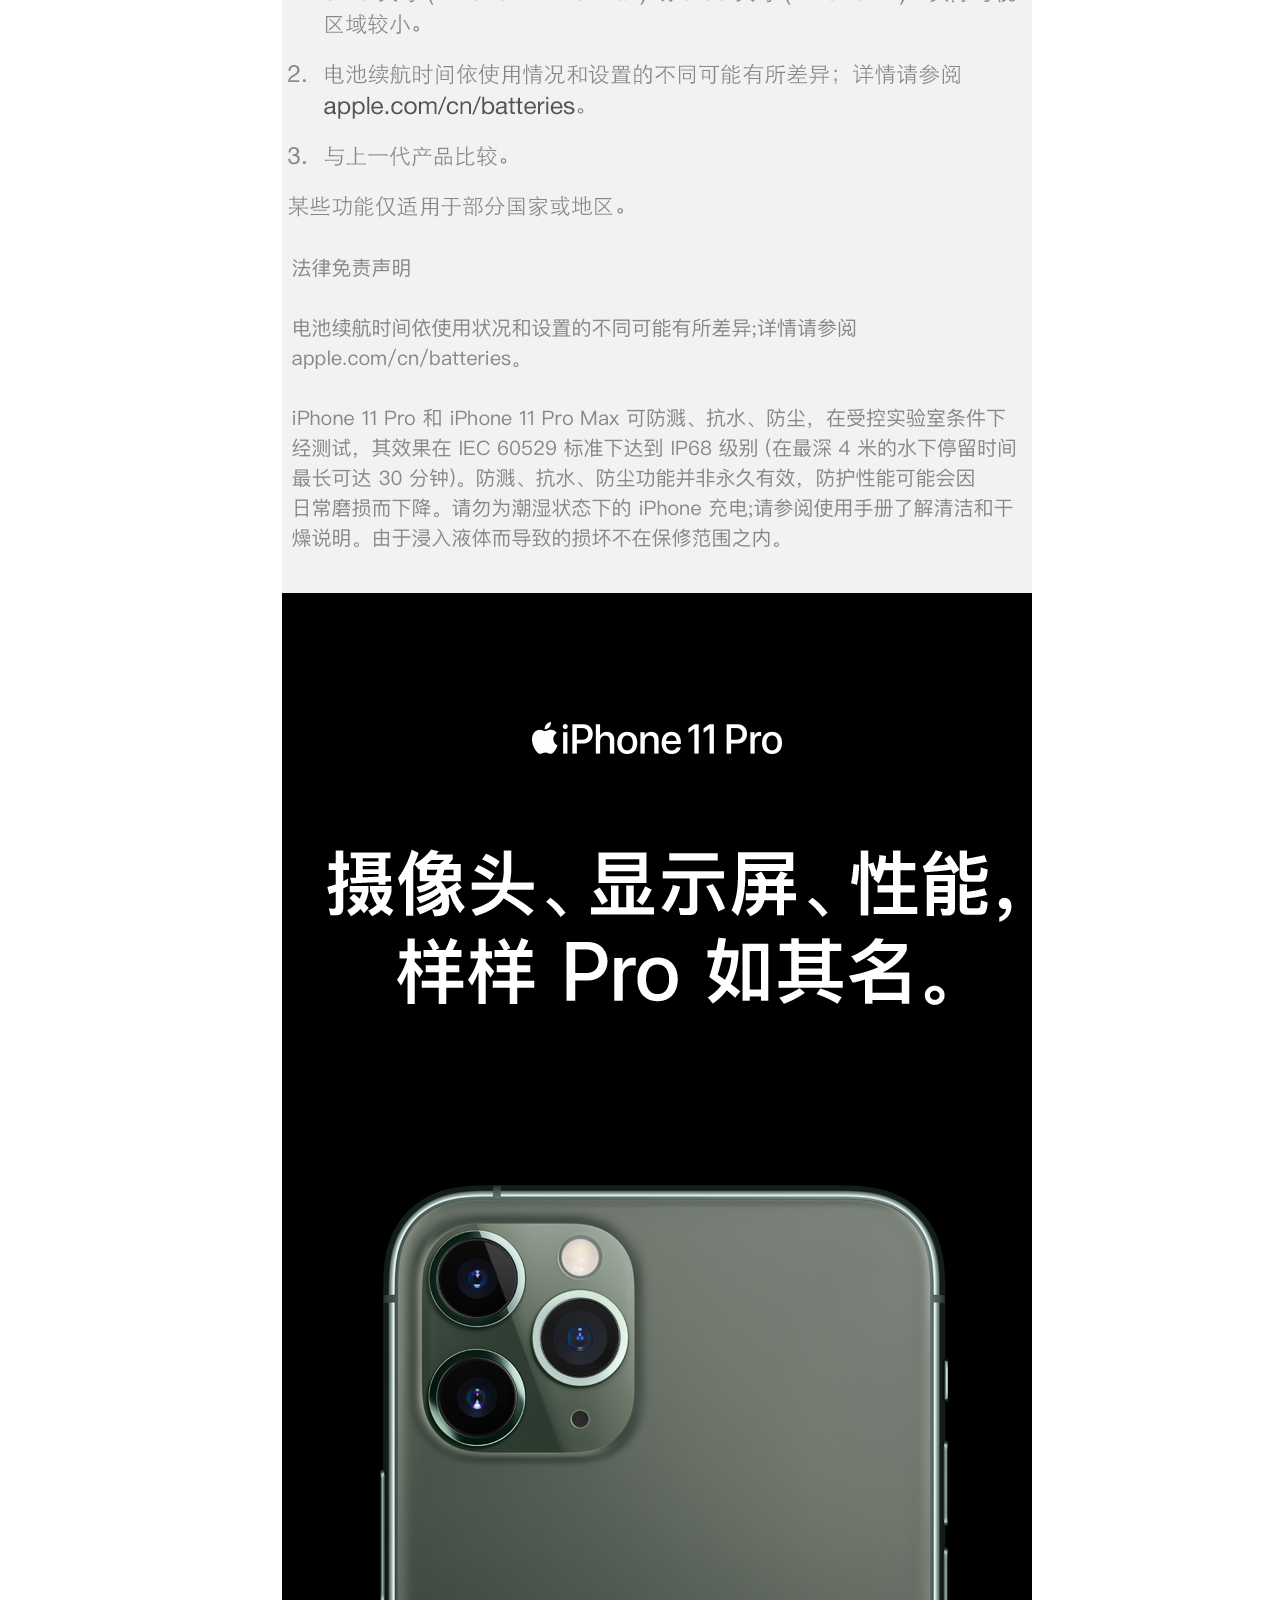
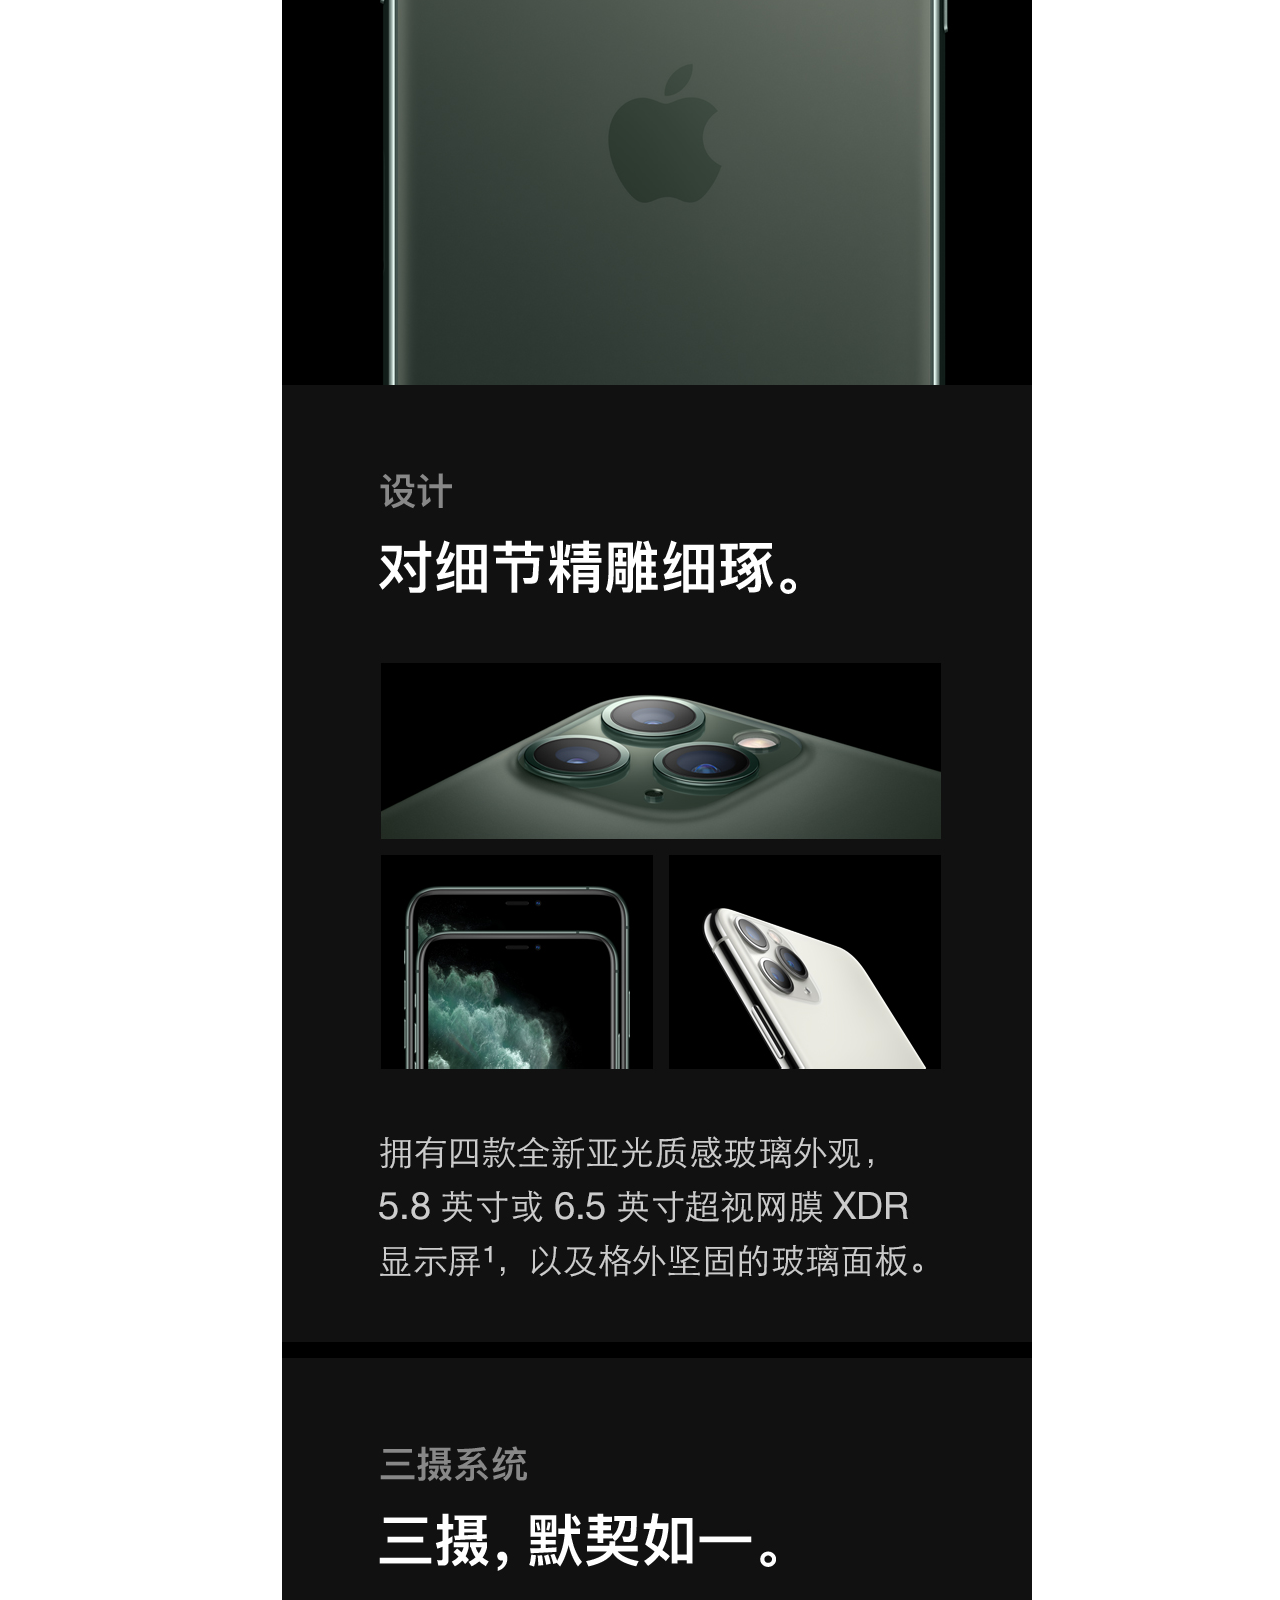
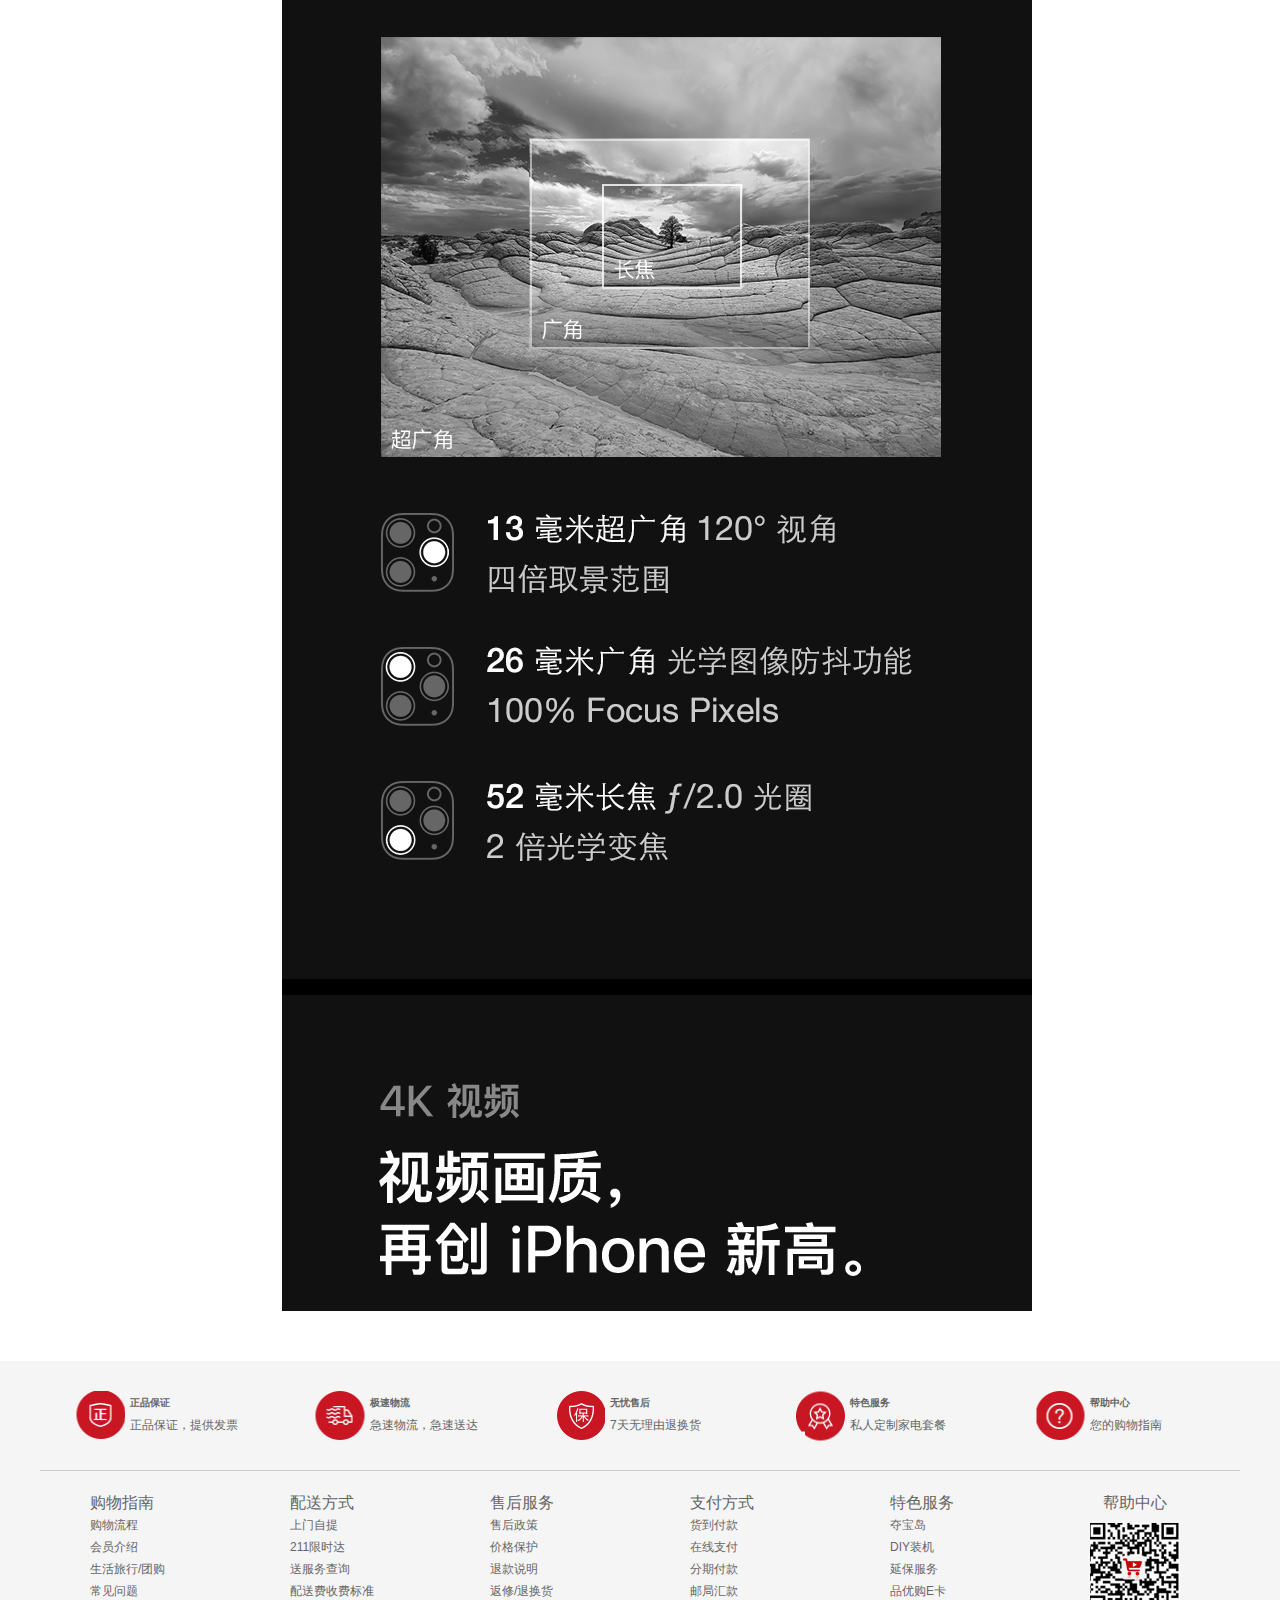
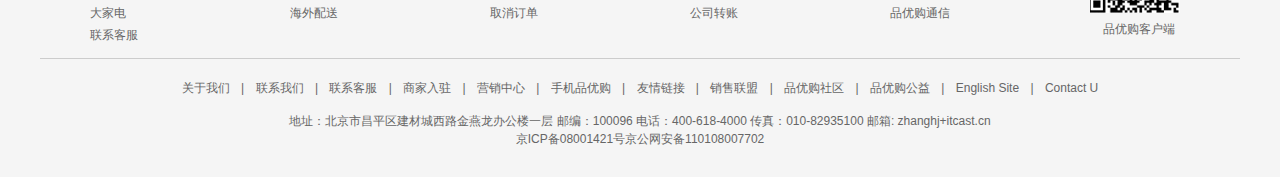
<file: detail.html>
<!DOCTYPE html>
<html>
<head>
	<meta charset="utf-8">
	<title>手机详情页！</title>
	<meta name="description" content="品优购anan.com-专业的综合网上购物商城,销售家电、数码通讯、电脑、家居百货、服装服饰、母婴、图书、食品等数完个品牌优质商品，便捷、诚信的服务，为您提供愉悦的网上是购物体验！"/>
	<meta name="keywords" content="网上购物，网上商城，手机，笔记本，电脑，MP3，CD，VCD，DV，相册，数码，配件，手边，存储卡，品优购"/>
	<!--引入facicon.ico网页图标-->
	<link rel="shortcut icon" type="image/x-icon" href="favicon.ico">
	<!--引入css初始化的css文件-->
	<link rel="stylesheet" type="text/css" href="css/base.css">
	<!--引入公共样式的css文件-->
	<link rel="stylesheet" type="text/css" href="css/common.css">
	<!--引入详情页css样式-->
	<link rel="stylesheet" type="text/css" href="css/detail.css">
</head>
<body>
<!--顶部快捷导航-->
<div class="shortcut">
	<div class="w">
		<!--左边-->
		<div class="fl">
			<ul>
				<li>品优购欢迎您！</li>
				<li>
					<a href="#">请登录</a>
					<a href="#" class="style-red">免费注册</a>
				</li>
			</ul>
		</div>
		<!--右边-->
		<div class="fr">
			<ul>
				<li><a href="#">我的订单</a></li>
				<li class="spacer"></li>
				<li><a href="#">我的品优购</a><i class="icomoon"></i></li>
				<li class="spacer"></li>
				<li><a href="#">品优购会员</a></li>
				<li class="spacer"></li>
				<li><a href="#">企业采购</a></li>
				<li class="spacer"></li>
				<li><a href="#">关注品优购</a><i class="icomoon"></i></li>
				<li class="spacer"></li>
				<li><a href="#">客户服务</a><i class="icomoon"></i></li>
				<li class="spacer"></li>
				<li><a href="#">网站导航</a><i class="icomoon"></i></li>
			</ul>
		</div>
	</div>
</div>

<!--header区域-->
<div class="header w">
	<!--logo部分-->
	<div class="logo">
		<h1>
			<a href="index.html" title="品优购">品优购</a>
		</h1>
	</div>
	<!--search部分-->
	<div class="search">
		<input type="text" class="text" value="搜索其实很简单">
		<button class="btn">搜索</button>
	</div>
	<!--hotwords部分-->
	<div class="hotwords">
		<a href="#" class="style-red">优惠购首发</a>
		<a href="#">亿元优惠</a>
		<a href="#">9.9元团购</a>
		<a href="#">每满99减30</a>
		<a href="#">办公用品</a>
		<a href="#">电脑</a>
		<a href="#">通信</a>
	</div>
	<!--购物车-->
	<div class="shopcar">
		<i class="car"></i>我的购物车<i class="arrow"></i>
		<i class="count">80</i>
	</div>
</div>

<!--nav区域-->
<div class="nav">
	<div class="w">
		<!--左边-->
		<div class="dropdown fl">
			<div class="dt">全部商品分类</div>
			<div class="dd" style="display: none;">
				<ul>
					<li class="menu_item"><a href="#">家用电器</a><i></i></li>
					<li class="menu_item"><a href="#">手机</a>、<a href="#">数码</a>、<a href="#">通信</a><i></i></li>
					<li class="menu_item"><a href="#">电脑</a>、<a href="#">办公</a><i></i></li>
					<li class="menu_item"><a href="#">家居</a>、<a href="#">家具</a>、<a href="#">家装</a>、<a href="#">厨具</a><i></i></li>
					<li class="menu_item"><a href="#">男装</a>、<a href="#">女装</a>、<a href="#">童装</a>、<a href="#">内衣</a><i></i></li>
					<li class="menu_item"><a href="#">个户化妆</a>、<a href="#">清洁用品</a>、<a href="#">宠物</a><i></i></li>
					<li class="menu_item"><a href="#">鞋靴</a>、<a href="#">箱包</a>、<a href="#">珠宝</a>、<a href="#">奢侈品</a><i></i></li>
					<li class="menu_item"><a href="#">运动户外</a>、<a href="#">钟表</a><i></i></li>
					<li class="menu_item"><a href="#">汽车</a>、<a href="#">汽车用品</a><i></i></li>
					<li class="menu_item"><a href="#">母婴</a>、<a href="#">玩具乐器</a><i></i></li>
					<li class="menu_item"><a href="#">食品</a>、<a href="#">酒类</a>、<a href="#">生鲜</a>、<a href="#">特产</a><i></i></li>
					<li class="menu_item"><a href="#">医药保健</a><i></i></li>
					<li class="menu_item"><a href="#">图书</a>、<a href="#">音像</a>、<a href="#">电子书</a><i></i></li>
					<li class="menu_item"><a href="#">彩票</a>、<a href="#">旅行</a>、<a href="#">充值</a>、<a href="#">票务</a><i></i></li>
					<li class="menu_item"><a href="#">理财</a>、<a href="#">众筹</a>、<a href="#">白条</a>、<a href="#">保险</a><i></i></li>
				</ul>
			</div>
		</div>
		<!--右边导航-->
		<div class="navitems fl">
			<ul>
				<li><a href="#">服装城</a></li>
				<li><a href="#">美妆馆</a></li>
				<li><a href="#">传智超市</a></li>
				<li><a href="#">全球购</a></li>
				<li><a href="#">闪购</a></li>
				<li><a href="#">团购</a></li>
				<li><a href="#">拍卖</a></li>
				<li><a href="#">有趣</a></li>
			</ul>
		</div>
	</div>
</div>

<!--详情页内容部分-->
<div class="de_container w">
	<!--面包屑导航-->
	<div class="crumb_wrap">
		<a href="#">手机、数码、通讯</a>
		&gt;	<a href="#">手机</a>
		&gt;	<a href="#">Apple苹果手机</a>
		&gt;	<a href="#">iphone 6S plus系类</a>
	</div>

	<!--产品介绍模块-->
	<div class="product_into clearfix">
		<!--预览区域-->
		<div class="preview_wrap fl">
			<div class="preview_img">
				<img src="upload/6.png">
			</div>
			<div class="preview_list">
				<a href="#" class="arrow_prev"></a>
				<a href="#" class="arrow_next"></a>
				<ul class="list_item">
					<li class="current"><img src="upload/6.png"></li>
					<li><img src="upload/2.jpg"></li>
					<li><img src="upload/3.jpg"></li>
					<li><img src="upload/4.jpg"></li>
					<li><img src="upload/5.jpg"></li>
				</ul>
			</div>
		</div>
		<!--产品详细信息-->
		<div class="itemInfo_wrap fr">
			<div class="sku_name">
				Apple iPhone 11 Pro (A2217) 256GB 暗夜绿色 移动联通电信4G手机 双卡双待
			</div>
			<div class="news">
				2.13-2.14iPhone情人节专场，领券立减500元，更可享iPhone全系列白条12期免息，爱意满满！ 详情请点击！
			</div>
			<div class="summary">
				<dl class="sum_price">
					<dt>价格</dt>
					<dd>
						<i class="price">￥9999.00</i>
						<a href="#">降价通知</a>
						<div class="remark">累计评价19万+</div>
					</dd>
				</dl>
				<dl class="sum_promotion">
					<dt>促销</dt>
					<dd>
						<em>加购价</em>满999.00另加20.00元,或满1999.00另加30.00元,或满1999.00另加40.00元,即可在购物车换购热销商品 详情>
					</dd>
				</dl>
				<dl class="sum_support">
					<dt>支持</dt>
					<dd>
						以旧换新,闲置手机回收 5G套餐超值抢礼品购
					</dd>
				</dl>
				<dl class="sum_transport">
					<dt>配 送 至</dt>
					<dd>
						湖北武汉市洪山区城区  无货，此商品暂时售完　由 京东 发货, 并提供售后服务
					</dd>
				</dl>
				<dl class="choose_color">
					<dt>选择颜色</dt>
					<dd>
						<a href="javascript:;" class="current">玫瑰金</a>
						<a href="javascript:;">金色</a>
						<a href="javascript:;">白色</a>
						<a href="javascript:;">黑色</a>
					</dd>
				</dl>
				<dl class="choose_version">
					<dt>选择版本</dt>
					<dd>
						<a href="javascript:;">公开版</a>
						<a href="javascript:;"  class="current">移动4G</a>
						<a href="javascript:;">全网通</a>
					</dd>
				</dl>
				<dl class="choose_memory">
					<dt>选择容量</dt>
					<dd>
						<a href="javascript:;">64GB</a>
						<a href="javascript:;"  class="current">128GB</a>
						<a href="javascript:;">512GB</a>
					</dd>
				</dl>
				<dl class="choose_type">
					<dt>购买方式</dt>
					<dd>
						<a href="javascript:;">官方标配</a>
						<a href="javascript:;"  class="current">移动优惠购</a>
						<a href="javascript:;">电信优惠购</a>
					</dd>
				</dl>
				<div class="choose_btns">
					<div class="choose_amount">
						<input type="text" value="1">
						<a href="javascript:;" class="add">+</a>
						<a href="javascript:;" class="reduce">-</a>
					</div>
					<a href="#" class="add_car">加入购物车</a>
					<a href="#" class="zhifu">支付</a>
				</div>
			</div>
		</div>
	</div>

	<!--产品细节模块-->
	<div class="product_detail clearfix">
		<div class="aside fl">
			<div class="tab_list">
				<ul>
					<li class="first_tab current">相关分类</li>
					<li class="second_tab">推荐品牌</li>
				</ul>
			</div>
			<div class="tab_con" style="display: block;">
				<div class="tab_con_tittle">
					<ul>
						<li><a href="#">相关分类</a></li>
						<li><a href="#">手机壳</a></li>
						<li><a href="#">内存卡</a></li>
						<li><a href="#">iphone配件</a></li>
						<li><a href="#">贴膜</a></li>
						<li><a href="#">手机耳机</a></li>
						<li><a href="#">移动电源</a></li>
						<li><a href="#">平板电脑</a></li>
						<li><a href="#">笔记本</a></li>
						<li><a href="#">蓝牙耳机</a></li>
					</ul>
				</div>
				<div class="tab_con_list">
					<ul>
						<li>
							<img src="upload/apple.png">
							<h5>Apple iPhone 11 (A2223) 64GB 黑</h5>
							<div class="aside_price">￥19</div>
							<a href="#" class="aside_add_car">加入购物车</a>
						</li>
						<li>
							<img src="upload/apple.png">
							<h5>Apple iPhone 11 (A2223) 64GB 黑</h5>
							<div class="aside_price">￥19</div>
							<a href="#" class="aside_add_car">加入购物车</a>
						</li>
						<li>
							<img src="upload/apple.png">
							<h5>Apple iPhone 11 (A2223) 64GB 黑</h5>
							<div class="aside_price">￥19</div>
							<a href="#" class="aside_add_car">加入购物车</a>
						</li>
						<li>
							<img src="upload/apple.png">
							<h5>Apple iPhone 11 (A2223) 64GB 黑</h5>
							<div class="aside_price">￥19</div>
							<a href="#" class="aside_add_car">加入购物车</a>
						</li>
						<li>
							<img src="upload/apple.png">
							<h5>Apple iPhone 11 (A2223) 64GB 黑</h5>
							<div class="aside_price">￥19</div>
							<a href="#" class="aside_add_car">加入购物车</a>
						</li>
						<li>
							<img src="upload/apple.png">
							<h5>Apple iPhone 11 (A2223) 64GB 黑</h5>
							<div class="aside_price">￥19</div>
							<a href="#" class="aside_add_car">加入购物车</a>
						</li>
						<li>
							<img src="upload/apple.png">
							<h5>Apple iPhone 11 (A2223) 64GB 黑</h5>
							<div class="aside_price">￥19</div>
							<a href="#" class="aside_add_car">加入购物车</a>
						</li>
						<li>
							<img src="upload/apple.png">
							<h5>Apple iPhone 11 (A2223) 64GB 黑</h5>
							<div class="aside_price">￥19</div>
							<a href="#" class="aside_add_car">加入购物车</a>
						</li>
						<li>
							<img src="upload/apple.png">
							<h5>Apple iPhone 11 (A2223) 64GB 黑</h5>
							<div class="aside_price">￥19</div>
							<a href="#" class="aside_add_car">加入购物车</a>
						</li>
					</ul>
				</div>
			</div>
			<div class="tab_con">
				<div class="tab_con_tittle">
					<ul>
						<li><a href="#">推荐品牌</a></li>
						<li><a href="#">手机壳</a></li>
						<li><a href="#">内存卡</a></li>
						<li><a href="#">iphone配件</a></li>
						<li><a href="#">贴膜</a></li>
						<li><a href="#">手机耳机</a></li>
						<li><a href="#">移动电源</a></li>
						<li><a href="#">平板电脑</a></li>
						<li><a href="#">笔记本</a></li>
						<li><a href="#">蓝牙耳机</a></li>
					</ul>
				</div>
				<div class="tab_con_list">
					<ul>
						<li>
							<img src="upload/apple.png">
							<h5>Apple iPhone 11 (A2223) 64GB 黑</h5>
							<div class="aside_price">￥19</div>
							<a href="#" class="aside_add_car">加入购物车</a>
						</li>
						<li>
							<img src="upload/apple.png">
							<h5>Apple iPhone 11 (A2223) 64GB 黑</h5>
							<div class="aside_price">￥19</div>
							<a href="#" class="aside_add_car">加入购物车</a>
						</li>
						<li>
							<img src="upload/apple.png">
							<h5>Apple iPhone 11 (A2223) 64GB 黑</h5>
							<div class="aside_price">￥19</div>
							<a href="#" class="aside_add_car">加入购物车</a>
						</li>
						<li>
							<img src="upload/apple.png">
							<h5>Apple iPhone 11 (A2223) 64GB 黑</h5>
							<div class="aside_price">￥19</div>
							<a href="#" class="aside_add_car">加入购物车</a>
						</li>
						<li>
							<img src="upload/apple.png">
							<h5>Apple iPhone 11 (A2223) 64GB 黑</h5>
							<div class="aside_price">￥19</div>
							<a href="#" class="aside_add_car">加入购物车</a>
						</li>
						<li>
							<img src="upload/apple.png">
							<h5>Apple iPhone 11 (A2223) 64GB 黑</h5>
							<div class="aside_price">￥19</div>
							<a href="#" class="aside_add_car">加入购物车</a>
						</li>
						<li>
							<img src="upload/apple.png">
							<h5>Apple iPhone 11 (A2223) 64GB 黑</h5>
							<div class="aside_price">￥19</div>
							<a href="#" class="aside_add_car">加入购物车</a>
						</li>
						<li>
							<img src="upload/apple.png">
							<h5>Apple iPhone 11 (A2223) 64GB 黑</h5>
							<div class="aside_price">￥19</div>
							<a href="#" class="aside_add_car">加入购物车</a>
						</li>
						<li>
							<img src="upload/apple.png">
							<h5>Apple iPhone 11 (A2223) 64GB 黑</h5>
							<div class="aside_price">￥19</div>
							<a href="#" class="aside_add_car">加入购物车</a>
						</li>
					</ul>
				</div>
			</div>
		</div>
		<div class="detail fr">
			<div class="detail_tab_list">
		        <ul>
					<li class="current">商品介绍</li>
					<li>规格与包装</li>
					<li>售后保障</li>
					<li>商品评价(19万+)</li>
					<li>手机社区</li>
				</ul>
			</div>
			<div class="detail_tab_con">
				<div class="item" style="display: block;">
					<ul class="item_info">
						<li>商品介绍</li>
						<li>商品名称：AppleiPhone 11 Pro</li>
						<li>商品编号：100004770257</li>
						<li>商品毛重：500.00g</li>
						<li>商品产地：中国大陆CPU</li>
						<li>型号：其他</li>
						<li>运行内存：其它</li>
						<li>内存机身存储：256GB</li>
						<li>存储卡：不支持存储卡</li>
						<li>摄像头数量：后置三摄</li>
						<li>后摄主摄像素：1200万像素</li>
						<li>前摄主摄像素：1200万像素</li>
						<li>主屏幕尺寸（英寸）：5.8英寸</li>
						<li>分辨率：其它分辨率</li>
						<li>屏幕比例：其它</li>
						<li>屏幕比例屏幕前摄组合：其他</li>
						<li>电池容量（mAh）：以官网信息为</li>
						<li>准充电器：其他</li>
						<li>机身颜色：暗夜绿色</li>
						<li>操作系统：iOS(Apple)</li>
						<p><a href="#" class="more">更多参数>></a></p>
						<img src="upload/detail2.png"/>
						<img src="upload/detail.png"/>
						<img src="upload/detail1.png"/>
					</ul>
				</div>					
				<div class="item">
					<ul class="item_info">
						<li>规格与包装</li>
						<li>商品名称：AppleiPhone 11 Pro</li>
						<li>商品编号：100004770257</li>
						<li>商品毛重：500.00g</li>
						<li>商品产地：中国大陆CPU</li>
						<li>型号：其他</li>
						<li>运行内存：其它</li>
						<li>内存机身存储：256GB</li>
						<li>存储卡：不支持存储卡</li>
						<li>摄像头数量：后置三摄</li>
						<li>后摄主摄像素：1200万像素</li>
						<li>前摄主摄像素：1200万像素</li>
						<li>主屏幕尺寸（英寸）：5.8英寸</li>
						<li>分辨率：其它分辨率</li>
						<li>屏幕比例：其它</li>
						<li>屏幕比例屏幕前摄组合：其他</li>
						<li>电池容量（mAh）：以官网信息为</li>
						<li>准充电器：其他</li>
						<li>机身颜色：暗夜绿色</li>
						<li>操作系统：iOS(Apple)</li>
						<p><a href="#" class="more">更多参数>></a></p>
						<img src="upload/detail2.png"/>
						<img src="upload/detail.png"/>
						<img src="upload/detail1.png"/>
					</ul>
				</div>
				<div class="item">
					<ul class="item_info">
						<li>售后保障</li>
						<li>商品名称：AppleiPhone 11 Pro</li>
						<li>商品编号：100004770257</li>
						<li>商品毛重：500.00g</li>
						<li>商品产地：中国大陆CPU</li>
						<li>型号：其他</li>
						<li>运行内存：其它</li>
						<li>内存机身存储：256GB</li>
						<li>存储卡：不支持存储卡</li>
						<li>摄像头数量：后置三摄</li>
						<li>后摄主摄像素：1200万像素</li>
						<li>前摄主摄像素：1200万像素</li>
						<li>主屏幕尺寸（英寸）：5.8英寸</li>
						<li>分辨率：其它分辨率</li>
						<li>屏幕比例：其它</li>
						<li>屏幕比例屏幕前摄组合：其他</li>
						<li>电池容量（mAh）：以官网信息为</li>
						<li>准充电器：其他</li>
						<li>机身颜色：暗夜绿色</li>
						<li>操作系统：iOS(Apple)</li>
						<p><a href="#" class="more">更多参数>></a></p>
						<img src="upload/detail2.png"/>
						<img src="upload/detail.png"/>
						<img src="upload/detail1.png"/>
					</ul>
				</div>
				<div class="item">
					<ul class="item_info">
						<li>商品评价</li>
						<li>商品名称：AppleiPhone 11 Pro</li>
						<li>商品编号：100004770257</li>
						<li>商品毛重：500.00g</li>
						<li>商品产地：中国大陆CPU</li>
						<li>型号：其他</li>
						<li>运行内存：其它</li>
						<li>内存机身存储：256GB</li>
						<li>存储卡：不支持存储卡</li>
						<li>摄像头数量：后置三摄</li>
						<li>后摄主摄像素：1200万像素</li>
						<li>前摄主摄像素：1200万像素</li>
						<li>主屏幕尺寸（英寸）：5.8英寸</li>
						<li>分辨率：其它分辨率</li>
						<li>屏幕比例：其它</li>
						<li>屏幕比例屏幕前摄组合：其他</li>
						<li>电池容量（mAh）：以官网信息为</li>
						<li>准充电器：其他</li>
						<li>机身颜色：暗夜绿色</li>
						<li>操作系统：iOS(Apple)</li>
						<p><a href="#" class="more">更多参数>></a></p>
						<img src="upload/detail2.png"/>
						<img src="upload/detail.png"/>
						<img src="upload/detail1.png"/>
					</ul>
				</div>
				<div class="item">
					<ul class="item_info">
						<li>手机社区</li>
						<li>商品名称：AppleiPhone 11 Pro</li>
						<li>商品编号：100004770257</li>
						<li>商品毛重：500.00g</li>
						<li>商品产地：中国大陆CPU</li>
						<li>型号：其他</li>
						<li>运行内存：其它</li>
						<li>内存机身存储：256GB</li>
						<li>存储卡：不支持存储卡</li>
						<li>摄像头数量：后置三摄</li>
						<li>后摄主摄像素：1200万像素</li>
						<li>前摄主摄像素：1200万像素</li>
						<li>主屏幕尺寸（英寸）：5.8英寸</li>
						<li>分辨率：其它分辨率</li>
						<li>屏幕比例：其它</li>
						<li>屏幕比例屏幕前摄组合：其他</li>
						<li>电池容量（mAh）：以官网信息为</li>
						<li>准充电器：其他</li>
						<li>机身颜色：暗夜绿色</li>
						<li>操作系统：iOS(Apple)</li>
						<p><a href="#" class="more">更多参数>></a></p>
						<img src="upload/detail2.png"/>
						<img src="upload/detail.png"/>
						<img src="upload/detail1.png"/>
					</ul>
				</div>
			</div>
		</div>
	</div>	
</div>

<!--footer区域begin-->
<div class="footer">
	<div class="w">
		<!--上面-->
		<div class="mod_service">
			<ul>
				<li>
					<i class="mod_service_i mod_service_zheng"></i>
					<div class="mod_service_title">
						<h5>正品保证</h5>
						<p>正品保证，提供发票</p>
					</div>
				</li>
				<li>
					<i class="mod_service_i mod_service_wu"></i>
					<div class="mod_service_title">
						<h5>极速物流</h5>
						<p>急速物流，急速送达</p>
					</div>
				</li>
				<li>
					<i class="mod_service_i mod_service_shou"></i>
					<div class="mod_service_title">
						<h5>无忧售后</h5>
						<p>7天无理由退换货</p>
					</div>
				</li>
				<li>
					<i class="mod_service_i mod_service_fu"></i>
					<div class="mod_service_title">
						<h5>特色服务</h5>
						<p>私人定制家电套餐</p>
					</div>
				</li>
				<li>
					<i class="mod_service_i mod_service_help"></i>
					<div class="mod_service_title">
						<h5>帮助中心</h5>
						<p>您的购物指南</p>
					</div>
				</li>
			</ul>
		</div>
		<!--中间-->
		<div class="mod_help">
			<dl class="mod_help_list">
				<dt>购物指南</dt>
				<dd><a href="#">购物流程</a></dd>
				<dd><a href="#">会员介绍</a></dd>
				<dd><a href="#">生活旅行/团购</a></dd>
				<dd><a href="#">常见问题</a></dd>
				<dd><a href="#">大家电</a></dd>
				<dd><a href="#">联系客服</a></dd>
			</dl>
			<dl class="mod_help_list">
				<dt>配送方式</dt>
				<dd><a href="#">上门自提</a></dd>
				<dd><a href="#">211限时达</a></dd>
				<dd><a href="#">送服务查询</a></dd>
				<dd><a href="#">配送费收费标准</a></dd>
				<dd><a href="#">海外配送</a></dd>
			</dl>
			<dl class="mod_help_list">
				<dt>售后服务</dt>
				<dd><a href="#">售后政策</a></dd>
				<dd><a href="#">价格保护</a></dd>
				<dd><a href="#">退款说明</a></dd>
				<dd><a href="#">返修/退换货</a></dd>
				<dd><a href="#">取消订单</a></dd>
			</dl>
			<dl class="mod_help_list">
				<dt>支付方式</dt>
				<dd><a href="#">货到付款</a></dd>
				<dd><a href="#">在线支付</a></dd>
				<dd><a href="#">分期付款</a></dd>
				<dd><a href="#">邮局汇款</a></dd>
				<dd><a href="#">公司转账</a></dd>
			</dl>
			<dl class="mod_help_list">
				<dt>特色服务</dt>
				<dd><a href="#">夺宝岛</a></dd>
				<dd><a href="#">DIY装机</a></dd>
				<dd><a href="#">延保服务</a></dd>
				<dd><a href="#">品优购E卡</a></dd>
				<dd><a href="#">品优购通信</a></dd>
			</dl>
			<dl class="mod_help_list mod_help_app">
				<dt>帮助中心</dt>
				<dd><img src="img/ma.png"><p>品优购客户端</p></dd>
			</dl>
		</div>
		<!--下面-->
		<div class="mod_copyright">
			<p class="mod_copyright_links">
				<a href="#">关于我们</a> | <a href="#">联系我们</a> | <a href="#">联系客服</a> | <a href="#">商家入驻</a> | <a href="#">营销中心</a> | <a href="#">手机品优购</a> | <a href="#">友情链接</a> | <a href="#">销售联盟</a> | <a href="#">品优购社区</a> | <a href="#">品优购公益</a> | <a href="#">English Site</a> | <a href="#">Contact U</a>
			</p>
			<p class="mod_copyright_info">
				地址：北京市昌平区建材城西路金燕龙办公楼一层 邮编：100096 电话：400-618-4000 传真：010-82935100 邮箱: zhanghj+itcast.cn<br>
				京ICP备08001421号京公网安备110108007702
			</p>
		</div>
	</div>
</div>

<script type="text/javascript" src="js/jquery.min.js"></script>
<script type="text/javascript" src="js/detail.js"></script>
</body>
</html>
</file>
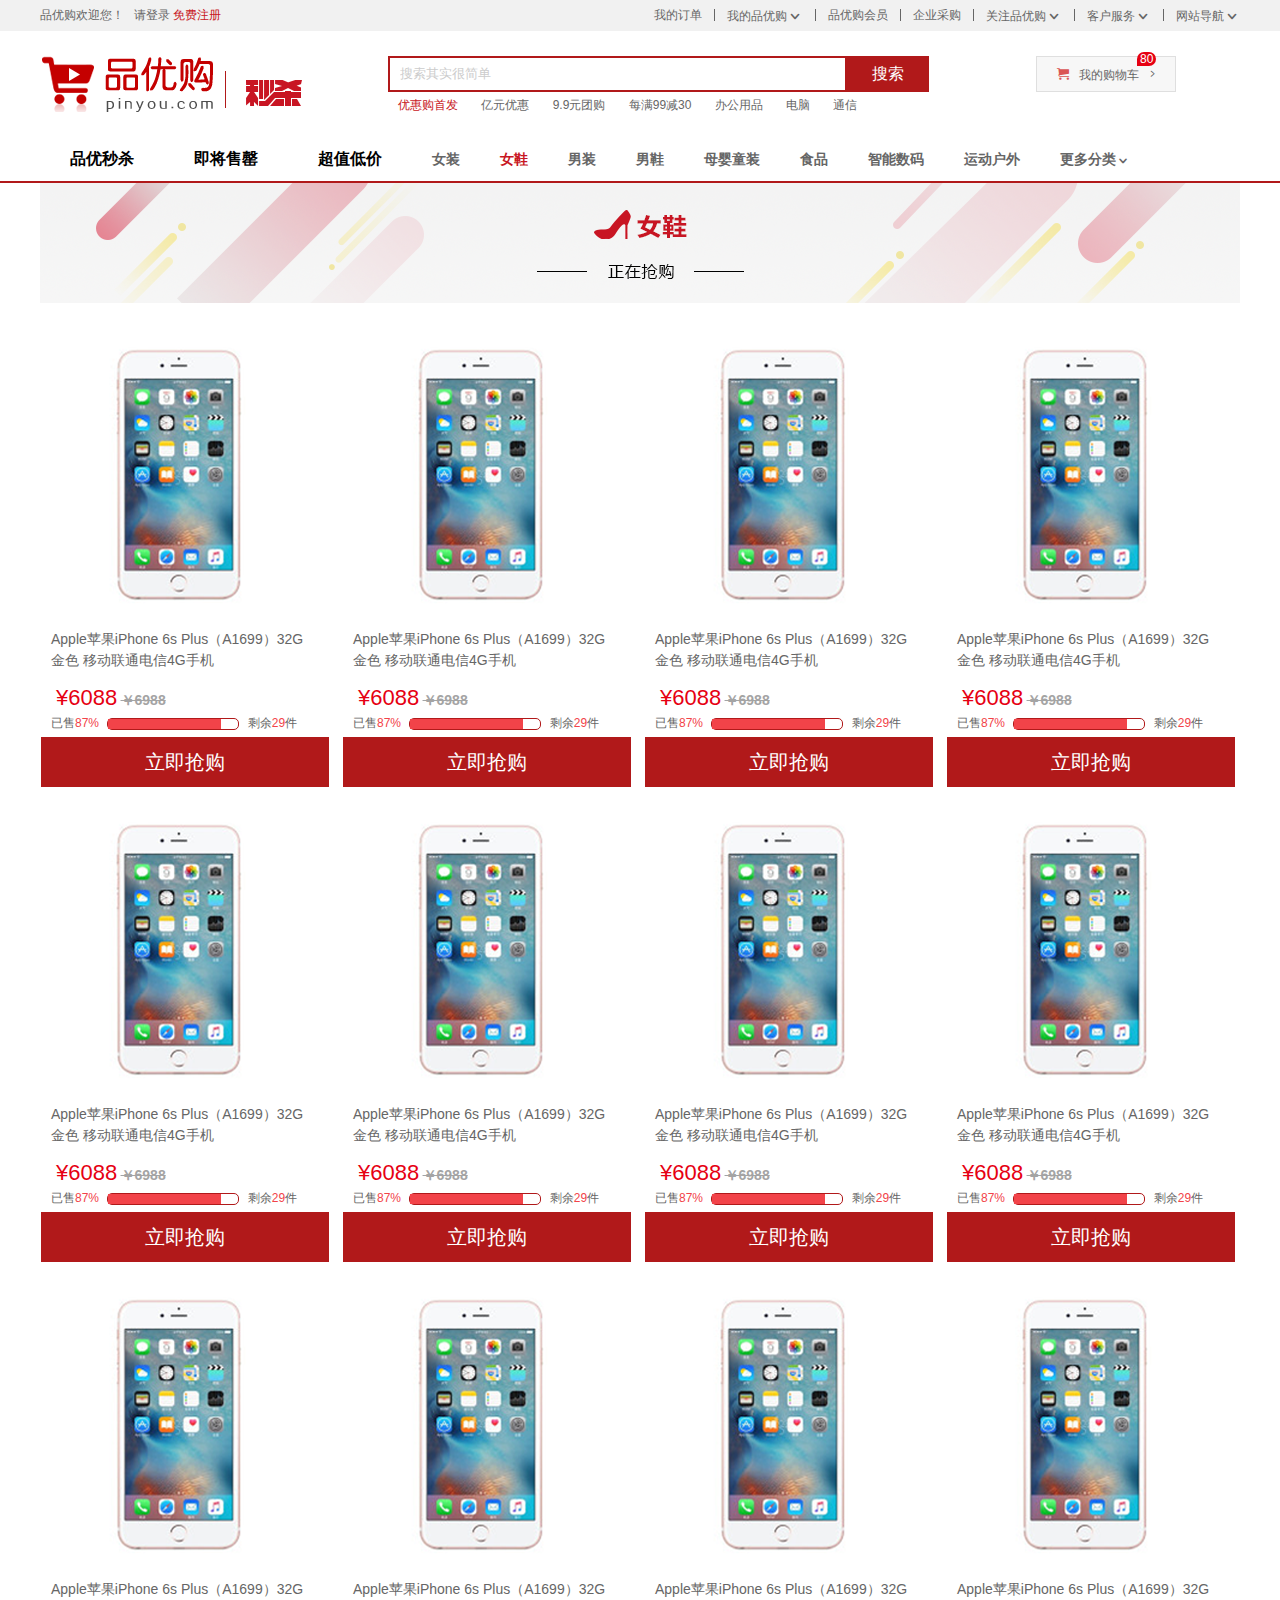
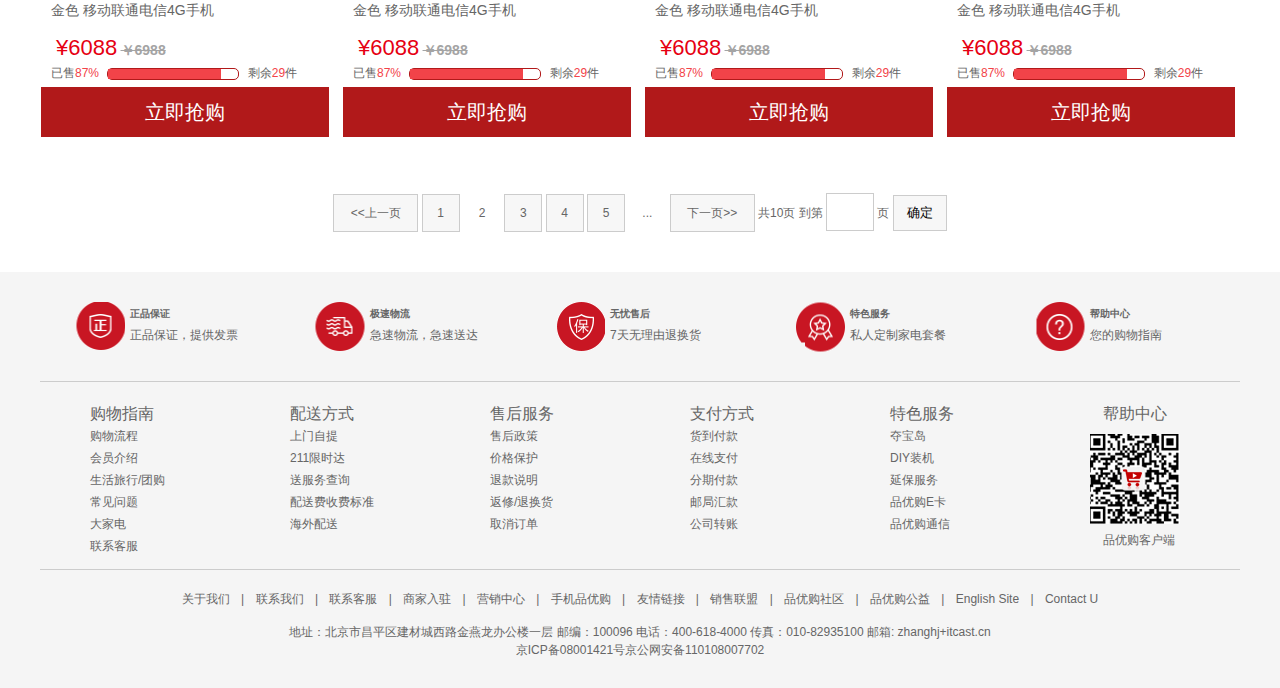
<file: list.html>
<!DOCTYPE html>
<html>
<head>
	<meta charset="utf-8">
	<title>列表页-手机页面！</title>
	<meta name="description" content="品优购anan.com-专业的综合网上购物商城,销售家电、数码通讯、电脑、家居百货、服装服饰、母婴、图书、食品等数完个品牌优质商品，便捷、诚信的服务，为您提供愉悦的网上是购物体验！"/>
	<meta name="keywords" content="网上购物，网上商城，手机，笔记本，电脑，MP3，CD，VCD，DV，相册，数码，配件，手边，存储卡，品优购"/>
	<!--引入facicon.ico网页图标-->
	<link rel="shortcut icon" type="image/x-icon" href="favicon.ico">
	<!--引入css初始化的css文件-->
	<link rel="stylesheet" type="text/css" href="css/base.css">
	<!--引入公共样式的css文件-->
	<link rel="stylesheet" type="text/css" href="css/common.css">
	<!--引入列表页css样式-->
	<link rel="stylesheet" type="text/css" href="css/list.css">
</head>
<body>
<!--顶部快捷导航-->
<div class="shortcut">
	<div class="w">
		<!--左边-->
		<div class="fl">
			<ul>
				<li>品优购欢迎您！</li>
				<li>
					<a href="#">请登录</a>
					<a href="#" class="style-red">免费注册</a>
				</li>
			</ul>
		</div>
		<!--右边-->
		<div class="fr">
			<ul>
				<li><a href="#">我的订单</a></li>
				<li class="spacer"></li>
				<li><a href="#">我的品优购</a><i class="icomoon"></i></li>
				<li class="spacer"></li>
				<li><a href="#">品优购会员</a></li>
				<li class="spacer"></li>
				<li><a href="#">企业采购</a></li>
				<li class="spacer"></li>
				<li><a href="#">关注品优购</a><i class="icomoon"></i></li>
				<li class="spacer"></li>
				<li><a href="#">客户服务</a><i class="icomoon"></i></li>
				<li class="spacer"></li>
				<li><a href="#">网站导航</a><i class="icomoon"></i></li>
			</ul>
		</div>
	</div>
</div>
<!--header区域-->
<div class="header w">
	<!--logo部分-->
	<div class="logo">
		<h1>
			<a href="index.html" title="品优购">品优购</a>
		</h1>
	</div>
	<!--秒杀模块-->
	<div class="sk">
		<img src="upload/sk.png">
	</div>
	<!--search部分-->
	<div class="search">
		<input type="text" class="text" value="搜索其实很简单">
		<button class="btn">搜索</button>
	</div>
	<!--hotwords部分-->
	<div class="hotwords">
		<a href="#" class="style-red">优惠购首发</a>
		<a href="#">亿元优惠</a>
		<a href="#">9.9元团购</a>
		<a href="#">每满99减30</a>
		<a href="#">办公用品</a>
		<a href="#">电脑</a>
		<a href="#">通信</a>
	</div>
	<!--购物车-->
	<div class="shopcar">
		<i class="car"></i>我的购物车<i class="arrow"></i>
		<i class="count">80</i>
	</div>
</div>

<!--nav区域-->
<div class="nav">
	<div class="w">
		<!--左边-->
		<div class="sk_list fl">
			<ul>
				<li><a href="#">品优秒杀</a></li>
				<li><a href="#">即将售罄</a></li>
				<li><a href="#">超值低价</a></li>
			</ul>
		</div>
		<!--右边-->
		<div class="sk_con fl">
			<ul>
				<li><a href="#">女装</a></li>
				<li><a href="#" class="style-red">女鞋</a></li>
				<li><a href="#">男装</a></li>
				<li><a href="#">男鞋</a></li>
				<li><a href="#">母婴童装</a></li>
				<li><a href="#">食品</a></li>
				<li><a href="#">智能数码</a></li>
				<li><a href="#">运动户外</a></li>
				<li><a href="#">更多分类</a></li>
			</ul>
		</div>
	</div>
</div>

<!--列表页的内容区域-->
<div class="sk_container w">
	<div class="sk_hd">
		<img src="upload/qiang.png">
	</div>
	<div class="sk_bd">
		<ul>
			<li class="sk_goods">
				<a href="detail.html"><img src="upload/shouji.png"></a>
				<h5 class="sk_goods_title">Apple苹果iPhone 6s Plus（A1699）32G 金色 移动联通电信4G手机</h5>
				<p class="sk_goods_price"><em>¥6088</em> <del>￥6988</del></p>
				<div class="sk_goods_progress">
					已售<i>87%</i>
					<div class="bar">
						<div class="bar_in"></div>
					</div>
					剩余<em>29</em>件
				</div>
				<a href="#" class="sk_goods_buy">立即抢购</a>
			</li>
			<li class="sk_goods">
				<img src="upload/shouji.png">
				<h5 class="sk_goods_title">Apple苹果iPhone 6s Plus（A1699）32G 金色 移动联通电信4G手机</h5>
				<p class="sk_goods_price"><em>¥6088</em> <del>￥6988</del></p>
				<div class="sk_goods_progress">
					已售<i>87%</i>
					<div class="bar">
						<div class="bar_in"></div>
					</div>
					剩余<em>29</em>件
				</div>
				<a href="#" class="sk_goods_buy">立即抢购</a>
			</li>
			<li class="sk_goods">
				<img src="upload/shouji.png">
				<h5 class="sk_goods_title">Apple苹果iPhone 6s Plus（A1699）32G 金色 移动联通电信4G手机</h5>
				<p class="sk_goods_price"><em>¥6088</em> <del>￥6988</del></p>
				<div class="sk_goods_progress">
					已售<i>87%</i>
					<div class="bar">
						<div class="bar_in"></div>
					</div>
					剩余<em>29</em>件
				</div>
				<a href="#" class="sk_goods_buy">立即抢购</a>
			</li>
			<li class="sk_goods">
				<img src="upload/shouji.png">
				<h5 class="sk_goods_title">Apple苹果iPhone 6s Plus（A1699）32G 金色 移动联通电信4G手机</h5>
				<p class="sk_goods_price"><em>¥6088</em> <del>￥6988</del></p>
				<div class="sk_goods_progress">
					已售<i>87%</i>
					<div class="bar">
						<div class="bar_in"></div>
					</div>
					剩余<em>29</em>件
				</div>
				<a href="#" class="sk_goods_buy">立即抢购</a>
			</li>
			<li class="sk_goods">
				<img src="upload/shouji.png">
				<h5 class="sk_goods_title">Apple苹果iPhone 6s Plus（A1699）32G 金色 移动联通电信4G手机</h5>
				<p class="sk_goods_price"><em>¥6088</em> <del>￥6988</del></p>
				<div class="sk_goods_progress">
					已售<i>87%</i>
					<div class="bar">
						<div class="bar_in"></div>
					</div>
					剩余<em>29</em>件
				</div>
				<a href="#" class="sk_goods_buy">立即抢购</a>
			</li>
			<li class="sk_goods">
				<img src="upload/shouji.png">
				<h5 class="sk_goods_title">Apple苹果iPhone 6s Plus（A1699）32G 金色 移动联通电信4G手机</h5>
				<p class="sk_goods_price"><em>¥6088</em> <del>￥6988</del></p>
				<div class="sk_goods_progress">
					已售<i>87%</i>
					<div class="bar">
						<div class="bar_in"></div>
					</div>
					剩余<em>29</em>件
				</div>
				<a href="#" class="sk_goods_buy">立即抢购</a>
			</li>
			<li class="sk_goods">
				<img src="upload/shouji.png">
				<h5 class="sk_goods_title">Apple苹果iPhone 6s Plus（A1699）32G 金色 移动联通电信4G手机</h5>
				<p class="sk_goods_price"><em>¥6088</em> <del>￥6988</del></p>
				<div class="sk_goods_progress">
					已售<i>87%</i>
					<div class="bar">
						<div class="bar_in"></div>
					</div>
					剩余<em>29</em>件
				</div>
				<a href="#" class="sk_goods_buy">立即抢购</a>
			</li>
			<li class="sk_goods">
				<img src="upload/shouji.png">
				<h5 class="sk_goods_title">Apple苹果iPhone 6s Plus（A1699）32G 金色 移动联通电信4G手机</h5>
				<p class="sk_goods_price"><em>¥6088</em> <del>￥6988</del></p>
				<div class="sk_goods_progress">
					已售<i>87%</i>
					<div class="bar">
						<div class="bar_in"></div>
					</div>
					剩余<em>29</em>件
				</div>
				<a href="#" class="sk_goods_buy">立即抢购</a>
			</li>
			<li class="sk_goods">
				<img src="upload/shouji.png">
				<h5 class="sk_goods_title">Apple苹果iPhone 6s Plus（A1699）32G 金色 移动联通电信4G手机</h5>
				<p class="sk_goods_price"><em>¥6088</em> <del>￥6988</del></p>
				<div class="sk_goods_progress">
					已售<i>87%</i>
					<div class="bar">
						<div class="bar_in"></div>
					</div>
					剩余<em>29</em>件
				</div>
				<a href="#" class="sk_goods_buy">立即抢购</a>
			</li>
			<li class="sk_goods">
				<img src="upload/shouji.png">
				<h5 class="sk_goods_title">Apple苹果iPhone 6s Plus（A1699）32G 金色 移动联通电信4G手机</h5>
				<p class="sk_goods_price"><em>¥6088</em> <del>￥6988</del></p>
				<div class="sk_goods_progress">
					已售<i>87%</i>
					<div class="bar">
						<div class="bar_in"></div>
					</div>
					剩余<em>29</em>件
				</div>
				<a href="#" class="sk_goods_buy">立即抢购</a>
			</li>
			<li class="sk_goods">
				<img src="upload/shouji.png">
				<h5 class="sk_goods_title">Apple苹果iPhone 6s Plus（A1699）32G 金色 移动联通电信4G手机</h5>
				<p class="sk_goods_price"><em>¥6088</em> <del>￥6988</del></p>
				<div class="sk_goods_progress">
					已售<i>87%</i>
					<div class="bar">
						<div class="bar_in"></div>
					</div>
					剩余<em>29</em>件
				</div>
				<a href="#" class="sk_goods_buy">立即抢购</a>
			</li>
			<li class="sk_goods">
				<img src="upload/shouji.png">
				<h5 class="sk_goods_title">Apple苹果iPhone 6s Plus（A1699）32G 金色 移动联通电信4G手机</h5>
				<p class="sk_goods_price"><em>¥6088</em> <del>￥6988</del></p>
				<div class="sk_goods_progress">
					已售<i>87%</i>
					<div class="bar">
						<div class="bar_in"></div>
					</div>
					剩余<em>29</em>件
				</div>
				<a href="#" class="sk_goods_buy">立即抢购</a>
			</li>
		</ul>
	</div>
	<!--page分页模块-->
	<div class="page">
		<span class="page_num">
			<a href="#" class="page_prev">&lt;&lt;上一页</a>
			<a href="#">1</a>
			<a href="#" class="current">2</a>
			<a href="#">3</a>
			<a href="#">4</a>
			<a href="#">5</a>
			<a href="#" class="dotted">...</a>
			<a href="#" class="page_next">下一页&gt;&gt;</a>
		</span>
		<span class="page_skip">
			共10页 到第
			<input type="text">
			页
			<button>确定</button>
		</span>
	</div>

</div>

<!--footer区域begin-->
<div class="footer">
	<div class="w">
		<!--上面-->
		<div class="mod_service">
			<ul>
				<li>
					<i class="mod_service_i mod_service_zheng"></i>
					<div class="mod_service_title">
						<h5>正品保证</h5>
						<p>正品保证，提供发票</p>
					</div>
				</li>
				<li>
					<i class="mod_service_i mod_service_wu"></i>
					<div class="mod_service_title">
						<h5>极速物流</h5>
						<p>急速物流，急速送达</p>
					</div>
				</li>
				<li>
					<i class="mod_service_i mod_service_shou"></i>
					<div class="mod_service_title">
						<h5>无忧售后</h5>
						<p>7天无理由退换货</p>
					</div>
				</li>
				<li>
					<i class="mod_service_i mod_service_fu"></i>
					<div class="mod_service_title">
						<h5>特色服务</h5>
						<p>私人定制家电套餐</p>
					</div>
				</li>
				<li>
					<i class="mod_service_i mod_service_help"></i>
					<div class="mod_service_title">
						<h5>帮助中心</h5>
						<p>您的购物指南</p>
					</div>
				</li>
			</ul>
		</div>
		<!--中间-->
		<div class="mod_help">
			<dl class="mod_help_list">
				<dt>购物指南</dt>
				<dd><a href="#">购物流程</a></dd>
				<dd><a href="#">会员介绍</a></dd>
				<dd><a href="#">生活旅行/团购</a></dd>
				<dd><a href="#">常见问题</a></dd>
				<dd><a href="#">大家电</a></dd>
				<dd><a href="#">联系客服</a></dd>
			</dl>
			<dl class="mod_help_list">
				<dt>配送方式</dt>
				<dd><a href="#">上门自提</a></dd>
				<dd><a href="#">211限时达</a></dd>
				<dd><a href="#">送服务查询</a></dd>
				<dd><a href="#">配送费收费标准</a></dd>
				<dd><a href="#">海外配送</a></dd>
			</dl>
			<dl class="mod_help_list">
				<dt>售后服务</dt>
				<dd><a href="#">售后政策</a></dd>
				<dd><a href="#">价格保护</a></dd>
				<dd><a href="#">退款说明</a></dd>
				<dd><a href="#">返修/退换货</a></dd>
				<dd><a href="#">取消订单</a></dd>
			</dl>
			<dl class="mod_help_list">
				<dt>支付方式</dt>
				<dd><a href="#">货到付款</a></dd>
				<dd><a href="#">在线支付</a></dd>
				<dd><a href="#">分期付款</a></dd>
				<dd><a href="#">邮局汇款</a></dd>
				<dd><a href="#">公司转账</a></dd>
			</dl>
			<dl class="mod_help_list">
				<dt>特色服务</dt>
				<dd><a href="#">夺宝岛</a></dd>
				<dd><a href="#">DIY装机</a></dd>
				<dd><a href="#">延保服务</a></dd>
				<dd><a href="#">品优购E卡</a></dd>
				<dd><a href="#">品优购通信</a></dd>
			</dl>
			<dl class="mod_help_list mod_help_app">
				<dt>帮助中心</dt>
				<dd><img src="img/ma.png"><p>品优购客户端</p></dd>
			</dl>
		</div>
		<!--下面-->
		<div class="mod_copyright">
			<p class="mod_copyright_links">
				<a href="#">关于我们</a> | <a href="#">联系我们</a> | <a href="#">联系客服</a> | <a href="#">商家入驻</a> | <a href="#">营销中心</a> | <a href="#">手机品优购</a> | <a href="#">友情链接</a> | <a href="#">销售联盟</a> | <a href="#">品优购社区</a> | <a href="#">品优购公益</a> | <a href="#">English Site</a> | <a href="#">Contact U</a>
			</p>
			<p class="mod_copyright_info">
				地址：北京市昌平区建材城西路金燕龙办公楼一层 邮编：100096 电话：400-618-4000 传真：010-82935100 邮箱: zhanghj+itcast.cn<br>
				京ICP备08001421号京公网安备110108007702
			</p>
		</div>
	</div>
</div>
</body>
</html>
</file>
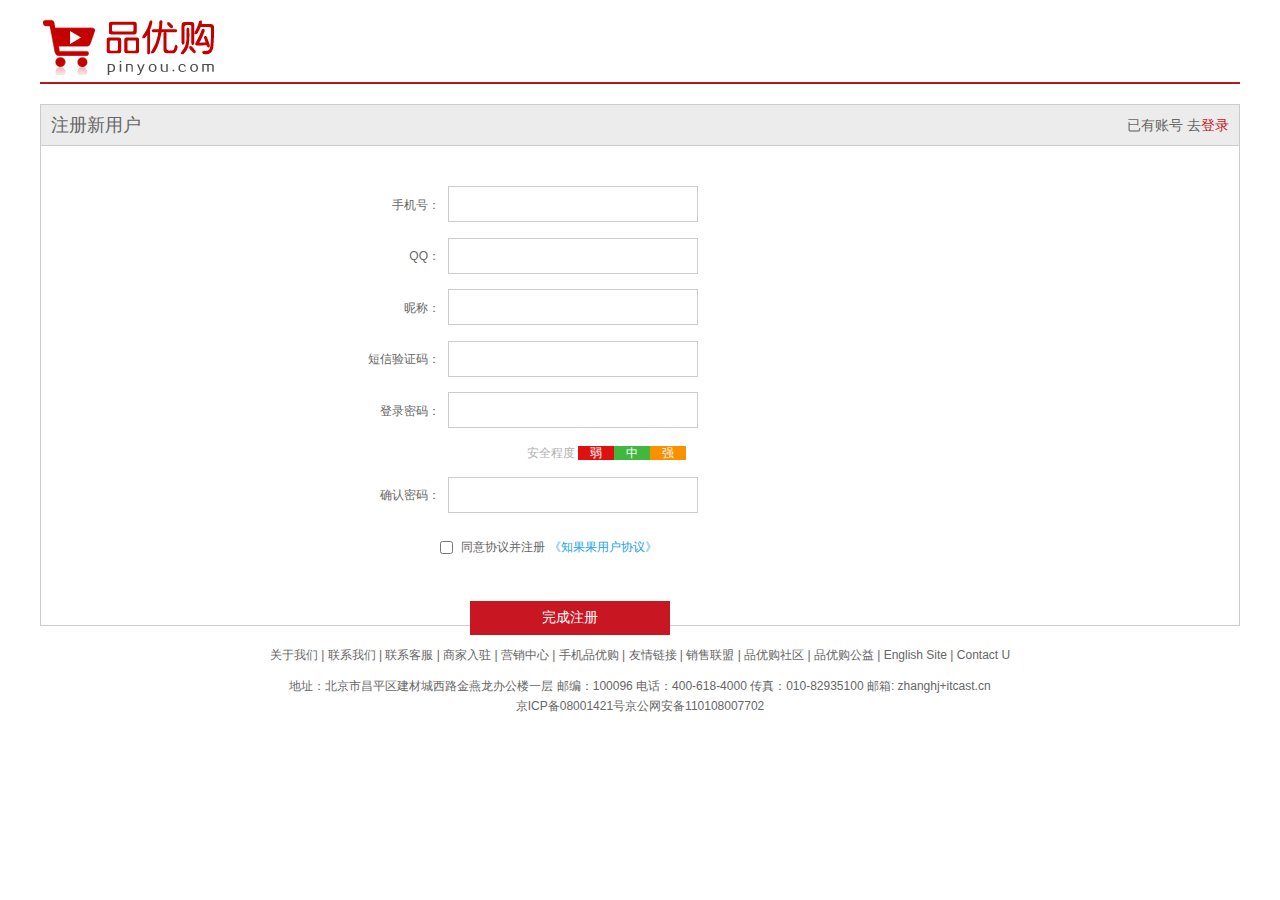
<file: register.html>
<!DOCTYPE html>
<html>

<head>
    <title>注册页面！</title>
    <meta charset="utf-8">
    <!--引入facicon.ico网页图标-->
    <link rel="shortcut icon" type="image/x-icon" href="favicon.ico">
    <!--引入css初始化的css文件-->
    <link rel="stylesheet" type="text/css" href="css/base.css">
    <!--引入详情页css样式-->
    <link rel="stylesheet" type="text/css" href="css/register.css">
    <script src="js/register.js"></script>
</head>

<body>
    <div class="w">
        <!--头部-->
        <div class="header">
            <div class="logo">
                <a href="index.html"><img src="img/logo.png"></a>
            </div>
        </div>
        <!--注册-->
        <div class="register_area">
            <h3>注册新用户<em>已有账号 去<a href="login.html">登录</a></em></h3>
            <div class="reg_form">
                <form>
                    <ul>
                        <li>
                            <label for="tel">手机号：</label>
                            <input type="text" class="input_text" id="tel">
                            <span class=""></span>
                        </li>
                        <li>
                            <label for="QQ">QQ：</label>
                            <input type="text" class="input_text" id="QQ">
                            <span class=""></span>
                        </li>
                        <li>
                            <label for="name">昵称：</label>
                            <input type="text" class="input_text" id="name">
                            <span class=""></span>
                        </li>
                        <li>
                            <label for="code">短信验证码：</label>
                            <input type="text" class="input_text" id="msg">
                            <span class=""></span>
                        </li>
                        <li>
                            <label for="pwd">登录密码：</label>
                            <input type="text" class="input_text" id="pwd">
                            <span class="success"></span>
                        </li>
                        <li class="safe">
                            安全程度 <em class="ruo">弱</em><em class="zhong">中</em><em class="qiang">强</em>
                        </li>
                        <li>
                            <label for="confirm_pwd">确认密码：</label>
                            <input type="text" class="input_text" id="confirm_pwd">
                            <span class="success"></span>
                        </li>
                        <li class="agree">
                            <input type="checkbox"> 同意协议并注册 <a href="#">《知果果用户协议》</a>
                        </li>
                        <li>
                            <input type="submit" value="完成注册" class="over">
                        </li>
                    </ul>
                </form>
            </div>
        </div>

        <!--footer-->
        <div class="footer">
            <p class="links">
                关于我们 | 联系我们 | 联系客服 | 商家入驻 | 营销中心 | 手机品优购 | 友情链接 | 销售联盟 | 品优购社区 | 品优购公益 | English Site | Contact U
            </p>
            <p class="copyright">
                地址：北京市昌平区建材城西路金燕龙办公楼一层 邮编：100096 电话：400-618-4000 传真：010-82935100 邮箱: zhanghj+itcast.cn<br> 京ICP备08001421号京公网安备110108007702
            </p>
        </div>
    </div>

</body>

</html>
</file>
<file: css/base.css>
/*清除元素默认的内外边距*/
*{
	margin:0;
	padding:0;
}
/*让所有的斜体 不倾斜*/
em,i{
	font-style: normal;
}
/*去掉列表前面的小点*/
li{
	list-style: none;
}
/*图片没有边框 去掉图片底侧的空白缝隙*/
img{
	border:0;
	vertical-align: middle;
}
/*让button按钮 变成小手*/
button{
	cursor: pointer;
}
/*取消链接的下划线*/
a{
	color:#666;
	text-decoration: none;
}
a:hover{
	color:#e33333;
}
button,input{
	font-family: 'Microsoft Yahei','Heiti SC',tahoma,arial,'Hiragino Sans GB',\\5B8B\4F53,sans-serif;
	outline: none;/*取消轮廓线*/
}
body{
	background: #fff;
	font:12px/1.5 'Microsoft Yahei','Heiti SC',tahoma,arial,'Hiragino Sans GB',\\5B8B\4F53,sans-serif;
	color:#666;
}
.hide,.none{
	display: none;
}
/*清除浮动*/
.clearfix:after{
	visibility: hidden;
	clear: both;
	display: block;
	content: ".";
	height: 0;
}
.clearfix{
	*zoom: 1;
}
</file>
<file: css/common.css>
/*公共样式*/
.fl{
	float: left;
}
.fr{
	float: right;
}
/*字体图标*/
@font-face {
	  /*这个字体名称要注意 icomoon*/
	  font-family: 'icomoon';
	  /*一定要注意路径*/
	  src:  url('../fonts/icomoon.eot?s72ftn');
	  src:  url('../fonts/icomoon.eot?s72ftn#iefix') format('embedded-opentype'),
      url('../fonts/icomoon.ttf?s72ftn') format('truetype'),
      url('../fonts/icomoon.woff?s72ftn') format('woff'),
      url('../fonts/icomoon.svg?s72ftn#icomoon') format('svg');
	  font-weight: normal;
	  font-style: normal;
	  font-display: block;
}
.fr .icomoon{
	font-family: 'icomoon';
	font-size: 16px;
	line-height: 26px;
	font-weight: bold;
}
/*版心*/
.w{
	width: 1200px;
	margin:0 auto;
}
.style-red{
	color: #c81623;
}
.spacer{
	width: 1px;
	height: 12px;
	background-color: #666;
	margin:9px 12px 0;
}

/*顶部快捷导航*/
.shortcut{
	height: 31px;
	background-color: #f1f1f1;
	line-height: 31px;
}
.shortcut li{
	float: left;
}
.fl li{
	margin-right: 10px;
}

/*header区域*/
.header{
	height: 105px;
	position: relative;
}
.logo{
	position: absolute;
	top: 25px;
	left: 0;
	width: 182px;
	height: 56px;
}
.logo a{
	display: block;
	/*overflow: hidden;*/
	width: 182px;
	height: 56px;
	background: url(../img/logo.png) no-repeat center center;
	/*text-indent: -999px;*/
	font-size: 0;
}
.search{
	position: absolute;
	top: 25px;
	left: 348px;
}
.text{
	float: left;
	width: 445px;
	height: 32px;
	border:2px solid #b1191a;
	padding-left: 10px;
	color: #ccc;
}
.btn{
	float: left;
	width: 82px;
	height: 36px;
	background: #b1191a;
	border:none;
	font-size: 16px;
	color: #fff;
}
.hotwords{
	position: absolute;
	top: 65px;
	left: 348px;
}
.hotwords a{
	margin:0 10px;
}
.shopcar{
	position: absolute;
	right: 64px;
	top: 25px;
	width: 138px;
	height: 34px;
	border: 1px solid #dfdfdf;
	background-color: #f7f7f7;
	line-height: 34px;
	text-align: center;
}
.car{
	font-family: 'icomoon';
	color: #da5555;
	margin-right: 10px;
}
.arrow{
	font-family: 'icomoon';
	margin-left: 5px;
}
.count{
	position: absolute;
	top: -5px;
	/*应该左对齐 文字才能往右走*/
	left:100px;
	background-color: #e60012;
	height: 14px;
	padding:0 3px;
	line-height: 14px;
	color: #fff;
	/*border-radius: 左上角 右上角 右下角 左下角*/
	border-radius:7px 7px 7px 0;
}
/*nav区域*/
.nav{
	height: 45px;
	border-bottom: 2px solid #b1191a;
}
.dropdown{
	width: 209px;
	height: 45px;
}
.dropdown .dt{
	height: 100%;
	background:#b1191a;
	font-size: 16px;
	text-align: center;
	color: #fff;
	line-height: 45px;
}
.dropdown .dd{
	height: 465px;
	background: #c81623;
	margin-top: 2px;
}
.menu_item{
	height: 31px;
	line-height: 31px;
	margin-left: 1px;
	padding: 0 5px 0 10px;
	transition: all 0.5s;
}
.menu_item:hover{
	padding-left: 20px;
}
.menu_item:hover{
	background: #fff;
	margin-right: 0;
}
/*鼠标经过li 里面的a变颜色*/
.menu_item:hover a{
	color: #c81623;
}
.menu_item a{
	font-size: 14px;
	color: #fff;
}
.menu_item i{
	float: right;
	font-family: 'icomoon';
	font-size: 18px;
	color: #fff;
}
.navitems{
	margin-left: 10px;
}
.navitems li{
	float: left;
}
.navitems li a{
	display: block;
	height: 45px;
	padding:0 25px;
	line-height: 45px; 
	font-size: 16px;
}


/*footer区域部分*/
.footer{
	height: 386px;
	background: #f5f5f5;
	padding-top: 30px; 
}
.mod_service{
	height: 79px;
	border-bottom: 1px solid #ccc;
}
.mod_service li{
	width: 240px;
	float: left;
}
.mod_service_i{
	/*浮动的盒子可以直接给大小，不需要转换成块级元素*/
	float: left;
	width: 50px;
	height: 50px;
	background-position: center;
	margin-left: 35px;
}
.mod_service_zheng{
	background: url(../img/zheng.png) no-repeat center;
}
.mod_service_title{
	float: left;
	margin-left: 5px;
}
.mod_service_title h5{
	margin:5px 0;
}
.mod_service_wu{
	background: url(../img/wu.png) no-repeat center;
}
.mod_service_shou{
	background: url(../img/shou.png) no-repeat center;
}
.mod_service_fu{
	background: url(../img/fu.png) no-repeat center;
}
.mod_service_help{
	background: url(../img/help.png) no-repeat center;
}
.mod_help{
	height: 187px;
	border-bottom: 1px solid #ccc;
}
.mod_help_list{
	float: left;
	width: 150px;
	padding:20px 0 0 50px;
}
.mod_help_list dt{
	height: 25px;
	font-size: 16px;
}
.mod_help_list dd{
	height: 22px;
}
.mod_help_app dt, .mod_help_app p{
	padding-left: 13px;
}
.mod_help_app img{
	margin:7px 0;
}
.mod_copyright{
	text-align: center;
}
.mod_copyright_links{
	margin: 20px 0 15px 0;
}
.mod_copyright_links a{
	margin: 0 8px;
}
.mod_copyright_info{
	line-height: 18px;
}
</file>
<file: css/index.css>
/*****首页公共样式******/
/*main*/
.main{
	width: 970px;
	height: 455px;
	margin-left: 220px;
	margin-top: 10px;
}
/*轮播中心*/
.focus{
	position: relative;
	width: 718px;
	height: 455px;
	background: purple;
	overflow: hidden;
}
.focus_content img{
	position: absolute;
	left: 0;
	top: 0;
	width: 718px;
	height: 455px;
	z-index: 1;
}
.arrow-l, .arrow-r{
	position: absolute;
	top: 50%;
	margin-top: -20px;
	width: 24px;
	height: 40px;
	background: rgba(0,0,0,.3);
	line-height: 40px;
	text-align: center;
	color: #fff;
	font-family: 'icomoon';
	font-weight: bold;
	font-size: 16px;
	z-index: 99;
}
.arrow-l:hover, .arrow-r:hover{
	color: #fff;
	background: rgba(0,0,0,.5);
}
.arrow-r{
	right: 0;
}
.circle{
	position: absolute;
	bottom: 10px;
	left: 500px;
	z-index: 99;
}
.circle li{
	width: 8px;
	height: 8px;
	float: left;
	margin:0 5px;
	border-radius: 50%;
	border:2px solid rgba(255,255,255,.5);
	cursor: pointer;
}
.circle .current{
	background: #fff;
}
.newsflash{
	width: 240px;
	height: 455px;
}
.news{
	height: 163px;
	border:1px solid #ccc;
}
.news_hd{
	height: 32px;
	border-bottom: 1px dotted #ccc;/*dotted 点线  dashed 虚线*/
	font-size: 14px;
	line-height: 32px;
	padding: 0 15px;
}
.news_hd a{
	float: right;
	font-size: 12px;
	font-family: 'icomoon';
}
.news_bd{
	padding: 10px 0 0 15px;
}
.news_bd li{
	height: 23px;
}
.news_bd li a{
	display: block;
	height: 100%;
}
.life_service{
	overflow: hidden;/*使得溢出的li隐藏*/
	height: 208px;
	border:1px solid #ccc;
	border-top: 0;
}
.life_service ul{
	/*保证一行放得下四个li*/
	width: 252px;
}
.life_service li{
	position: relative;
	float: left;
	width: 60px;
	height: 70px;
	border-right: 1px solid #ccc;
	border-bottom: 1px solid #ccc;
}
.life_service li a{
	display: block;
	/*解决i 引起的外边距塌陷合并的问题*/
	overflow: hidden;
	height: 100%;
}
.life_service li p{
	text-align: center;
}
.jian{
	position: absolute;
	top: 0;
	right: 0;
	width: 12px;
	height: 15px;
	background: #27e824;
	font-size: 12px;
	line-height: 15px;
	color: #fff;
}
.service_ico{
	display: block;
	width: 24px;
	height: 24px;
	margin:10px auto;
}
.huafei{
	background: url(../img/huafei.png) no-repeat center center;
}
.jipiao{
	background: url(../img/feiji.png) no-repeat center center;
}
.dianyingpiao{
	background: url(../img/dianyingpiao.png) no-repeat center center;
}
.youxi{
	background: url(../img/youxi.png) no-repeat center center;
}
.caipiao{
	background: url(../img/caipiao.png) no-repeat center center;
}
.jiayouka{
	background: url(../img/jiayouka.png) no-repeat center center;
}
.jiudian{
	background: url(../img/jiudian.png) no-repeat center center;
}
.huochepiao{
	background: url(../img/huochepiao.png) no-repeat center center;
}
.zongchou{
	background: url(../img/zongchou.png) no-repeat center center;
}
.licai{
	background: url(../img/licai.png) no-repeat center center;
}
.lipinka{
	background: url(../img/lipinka.png) no-repeat center center;
}
.baitiao{
	background: url(../img/baitiao.png) no-repeat center center;
}
.bargin{
	overflow: hidden;
	height: 75px;
	margin-top: 5px;
}

/*推荐模块*/
.recommend{
	height: 163px;
	background: pink;
	margin-top: 10px;
}
.recommend_hd{
	width: 200px;
	height: 163px;
	background: #5c5251;
	text-align: center;
}
.recommend_hd img{
	margin:30px 0 10px 0;
}
.recommend_hd h3{
	font-size: 18px;
	color: #fff;
	font-weight: normal; /*字体不加粗*/
}
.recommend_bd{
	width: 1000px;
	height: 163px;
	background: #ebebeb;
}
.recommend_bd li{
	float: left;
	width: 249px;
	height: 145px;
	border-right:1px solid #ccc;
	margin:10px 0 0 0;
}
.recommend_bd .last_li{
	/*前面一定要加.recommend 这样才能提权*/
	border-right: 0;
}
/*楼层区*/
.box_hd{
	height: 30px;
	border-bottom: 2px solid #c81623;
	margin-top: 25px;
}
.box_hd h3{
	float: left;
	font-size: 18px;
	color: #c81623;
}
.tab_list{
	float: right;
	line-height: 30px;
}
.tab_list li{
	float: left;
}
.tab_list li a{
	padding:0 15px;
}
.box_bd{
	height: 360px;
}
.jiadian .tab_con{
	display: none;
}
.tab_con li{
	float: left;
	height: 360px;
}
.w209{
	width: 209px;
	background: #f9f9f9;
}
.w329{
	width: 329px;
}
.w219{
	width: 219px;
	border-right: 1px solid #ccc;
}
.w220{
	width: 220px;
	border-right: 1px solid #ccc;
}
.tab_con_item{
	border-bottom: 1px solid #ccc;
}
.tab_con_list{
	overflow: hidden;/*清除浮动*/
	margin-bottom: 15px;
}
.tab_con_list li{
	width: 86px;
	height: 32px;
	line-height: 32px;
	border-bottom: 1px solid #ccc;
	margin-left: 10px;
	text-align: center;
}
/*图片过渡效果*/
.box_bd li{
	overflow: hidden;
}
.box_bd img{
	transition: all 0.2s;
}
.box_bd img:hover{
	/*鼠标经过图片 往右走8px*/
	margin-left: 8px;
}

/*电梯导航*/
.fixedtool{
	position: fixed;
	width: 66px;
	top:300px;
	right:50%;
	margin-right: -676px;/*保持电梯随着页面的缩放而缩放*/
	display: none;
}
.fixedtool li{
	height: 32px;
	line-height: 32px;
	text-align: center;
	font-size: 12px;
	border-bottom: 1px solid #ccc;
	cursor: pointer;
}
.fixedtool .current{
	background: #c81623;
	color: #fff;
}
.top{
	height: 32px;
	line-height: 32px;
	text-align: center;
	font-size: 12px;
	border-bottom: 1px solid #ccc;
	cursor: pointer;
	background: #c81623;
	color: #fff;
}
</file>
<file: css/detail.css>
.de_container{
	margin-top: 20px;
}
.crumb_wrap{
	height: 25px;
}
.crumb_wrap a{
	margin-right: 10px;
}
.preview_wrap{
	width: 400px;
	height: 590px;
}
.itemInfo_wrap{
	width: 718px;
}
.preview_img{
	width: 398px;
	height: 400px;
	border:1px solid #ccc;
}
.preview_img img{
	width: 398px;
	height: 400px;
}
.preview_list{
	position: relative;
	height: 60px;
	margin-top: 60px;
}
.list_item{
	width: 320px;
	height: 60px;
	margin:0 auto;
}
.list_item li{
	float: left;
	width: 56px;
	height: 56px;
	border:2px solid transparent;
	margin:0 2px;
}
.list_item li img{
	width: 56px;
	height: 56px;
}
.list_item li.current{
	border-color: #c81623;
}
.arrow_prev, .arrow_next{
	position: absolute;
	top: 15px;
	width: 22px;
	height: 32px;
}
.arrow_prev{
	left: 0;
	background: url(../img/prev.png) no-repeat center center;
}
.arrow_next{
	right: 0;
	background: url(../img/next.png) no-repeat center center;
}
/*产品详细信息*/
.sku_name{
	height: 30px;
	font-size: 16px;
	font-weight: bold;
}
.news{
	height: 32px;
	color: #e12228;
}
.summary dl{
	overflow: hidden;/*清除浮动*/
}
.sum_price, .sum_promotion{
	position: relative;
	padding:10px 0;
	background: #fee9eb;
}
.summary dd,.summary dt{
	float: left;
}
.summary dt{
	width: 60px;
	padding-left: 10px;line-height: 36px;
}
.price{
	font-size: 24px;
	color: #e12228;
}
.sum_price a{
	color: #c81623;
}
.remark{
	position: absolute;
	top: 20px;
	right: 10px;
}
.sum_promotion{
	padding-top: 0;
}
.sum_promotion dd{
	width: 450px;
	line-height: 36px;
}
.sum_promotion em{
	display: inline-block;
	width: 40px;
	height: 22px;
	background: #c81623;
	text-align: center;
	line-height: 22px;
	color: #fff;
}
.sum_support dd, .sum_transport dd{
	line-height: 36px;
}
.choose_color a{
	display: inline-block;
	width: 80px;
	height: 41px;
	background: #f7f7f7;
	border: 1px solid #ededed;
	line-height: 41px;
	text-align: center;
}
.summary a.current{
	border-color: #e12228;
}
.choose_version,.choose_memory,.choose_type{
	margin: 10px 0;
}
.choose_version a, .choose_memory a, .choose_type a {
	display: inline-block;
	height: 32px;
	padding: 0 12px;
	background: #f7f7f7;
	border: 1px solid #ededed;
	line-height: 32px;
	text-align: center;
}
.choose_btns{
	margin-top: 20px;
}
.choose_amount{
	position: relative;
	float: left;
	width: 50px;
	height: 46px;
	background: pink;
}
.choose_amount input{
	width: 33px;
	height: 44px;
	border: 1px solid #ccc;
	text-align: center;
}
.add, .reduce{
	position: absolute;
	right: 0;
	width: 15px;
	height: 22px;
	border: 1px solid #ccc;
	background: #f1f1f1;
	text-align: center;
	line-height: 22px;
}
.reduce{
	bottom: 0;
	cursor: not-allowed;/*禁止鼠标样式*/
}
.add{
	top: 0px;
}
.add_car, .zhifu{
	float: left;
	width: 142px;
	height: 46px;
	background: #c81623;
	text-align: center;
	font-size: 18px;
	line-height: 46px;
	color: #fff;
	margin-left: 10px;
	font-weight: bold;
}
.add_car:hover, .zhifu:hover{
	color: #fff;
}

.product_detail{
	margin-bottom: 50px;
}

.aside{
	width:208px;
	border: 1px solid #ccc;
}
.tab_list{
	height: 34px;
}
.tab_list li{
	float: left;
	background: #f1f1f1;
	border-bottom: 1px solid #ccc;
	height: 33px;
	margin-right: 0;
	text-align: center;
	line-height: 33px;
}
/*鼠标点击li变换样式 背景变白色 去掉下边框 文字变颜色*/
.tab_list .current{
	background: #fff;
	border-bottom: 0;
	color: red;
}
.first_tab{
	width: 104px;
}
.second_tab{
	width:103px;
	border-left: 1px solid #ccc;
}

.tab_con{
	display: none;
}
.tab_con li{
	padding: 0 10px;
}
.tab_con li a{
	float: left;
	width: 83px;
	height: 32px;
	line-height: 32px;
	text-align: center;
	border-bottom: 1px solid #ccc;
	margin-left: 5px;
}

.tab_con_list ul li{
	border-bottom: 1px solid #ccc;
}
.tab_con li h5 {
	white-space: nowrap;/*强制使文字在一行显示*/
	overflow: hidden;/*文字超出隐藏*/
	text-overflow: ellipsis;/*超出的文字省略号显示*/
	font-weight: normal;/*文字不加粗*/
}
.aside_price{
	font-weight: bold;
	margin: 10px 0;
}
.tab_con .aside_add_car{
	display: block;
	width: 88px;
	height: 26px;
	border: 1px solid #ccc;
	background: #f7f7f7;
	margin:-28px 0px 0px 48px;
	text-align: center;
	line-height: 26px;
}

.detail{
	width: 978px;
}
.detail_tab_list{
	height: 39px;
	border: 1px solid #ccc;
	background: #f1f1f1;
}
.detail_tab_list li{
	float: left;
	height: 39px;
	line-height: 39px;
	padding: 0 20px;
	text-align: center;
	cursor: pointer;
}
.detail_tab_list .current{
	background: #c81623;
	color: #fff;
}
.item{
	display: none;
}
.item_info{
	padding: 20px 0 0 20px;
}
.item_info li{
	line-height: 22px;
}
.more{
	float: right;
	font-weight: bold;
}
</file>
<file: css/list.css>
.sk{
	position: absolute;
	top: 40px;
	left: 185px;
	height: 32px;
	border-left: 1px solid #b1191a;
	padding: 5px 0 0 15px;
}
.sk_list li{
	float: left;
	line-height: 45px;
	margin:0 30px;
}
.sk_list li a{
	font-size: 16px;
	color: #000;
	font-weight: bold;
}
.sk_list li a:hover{
	color: #c81523;
}
.sk_con li{
	float: left;
	line-height: 45px;
	margin: 0 20px;
}
.sk_con li a{
	font-size: 14px;
	font-weight: bold;
	font-family: 'icomoon';
}

/*列表页内容区域*/
.sk_bd{
	margin-top: 25px;
	overflow: hidden;/*清除浮动*/
}
.sk_bd ul{
	width: 1212px;/*使得一行可以放得下4个li*/
}
.sk_goods{
	position: relative;
	float: left;
	width: 288px;
	height: 458px;
	border:1px solid transparent;
	margin: 0 12px 15px 0;
}
.sk_goods:hover{
	border:1px solid #e12228;
}
.sk_goods_title{
	font-size: 14px;
	color: #666;
	font-weight: normal;
	padding: 10px;
}
.sk_goods_price{
	padding: 0 15px;
}
.sk_goods_price em{
	font-size: 22px;
	color: #e60012;
}
.sk_goods_price del{
	font-size: 14px;
	font-weight: bold;
	color: #a4a4a4;
}
.sk_goods_progress{
	padding: 0 10px;
}
.sk_goods_progress em, .sk_goods_progress i{
	color: #f24349;
}
.bar{
	display: inline-block;
	width: 130px;
	height: 10px;
	border:1px solid #b1191a;
	vertical-align: middle;/*让行内块元素和行内元素对齐*/
	margin:0 5px;
	border-radius: 5px;
}
.bar_in{
	width: 87%;
	height: 10px;
	background: #f24349;
}
.sk_goods_buy{
	position: absolute;
	bottom: 0;
	width: 100%;
	height: 50px;
	background: #b1191a;
	color: #fff;
	text-align: center;
	line-height: 50px;
	font-size: 20px;
}
.page{
	text-align: center;/*左右对齐*/
	margin: 40px auto;/*上下对齐*/
}
.page_num a{
	display: inline-block;
	width: 36px;
	height: 36px;
	border:1px solid #ccc;
	background: #f7f7f7;
	line-height: 36px;
}
.page_num .page_prev, .page_num .page_next{
	width: 83px;
}
.page_num .current, .page_num .dotted{
	border: 1px solid transparent;
	background: #fff;
}
.page_skip input{
	width:46px;
	height: 36px;
	border:1px solid #ccc;
	text-align: center;
	transition: all 0.5s;
}
.page_skip input:focus{
	/*表单获得焦点后执行的事件*/
	width:88px;
	border: 1px solid skyblue;
}
.page_skip button{
	width: 54px;
	height: 36px;
	border:1px solid #ccc;
	background: #f7f7f7;
}
</file>
<file: css/register.css>
.w{
	width:1200px;
	margin: auto;
}
.header{
	height: 82px;
	border-bottom: 2px solid #b1191a;
}
.logo{
	padding-top: 15px;
}
.register_area{
	height: 520px;
	border: 1px solid #ccc;
	margin-top: 20px;
}
.register_area h3{
	background: #ececec;
	height: 40px;
	border-bottom: 1px solid #ccc;
	line-height: 40px;
	padding: 0 10px;
	font-weight: normal;
	font-size: 18px;
}
.register_area h3 em{
	float: right;
	font-size: 14px;
}
.register_area a{
	color: #c81623;
}
.reg_form{
	width: 600px;
	height: 400px;
	margin:  40px auto;
}
.reg_form li{
	margin-bottom: 15px;
}
.reg_form label{
	display: inline-block;
	width: 100px;
	height: 36px;
	line-height: 36px;
	text-align: right;
}
.input_text{
	width:238px;
	height: 34px;
	border: 1px solid #ccc;
	margin-left: 5px;
	padding-left: 10px;
}
.error{
	color: #df3033;
	margin-left: 10px;
}
.error_ico{
	display: inline-block;
	width: 20px;
	height: 20px;
	background: url(../img/error.png) no-repeat center center;
	vertical-align: middle;
}
.success{
	color: #40b83f;
	margin-left: 10px;
}
.success_ico{
	display: inline-block;
	width: 20px;
	height: 20px;
	background: url(../img/true.png) no-repeat center center;
	vertical-align: middle;
}
.safe{
	padding-left: 187px;
	color: #b2b2b2;
}
.safe em{
	padding:0 12px;
	color: #fff;
}
.ruo{
	background: #de1111;
}
.zhong{
	background: #40b83f;
}
.qiang{
	background: #f79100;
}
.agree{
	padding-top:10px; 
	padding-left: 100px;
}
.agree input{
	vertical-align: middle;
	margin-right: 5px;
}
.agree a{
	color: #1ba1e6;
}
.over{
	width: 200px;
	height: 34px;
	background: #c81623;
	margin: 30px 0 0 130px;
	border:0;
	color: #fff;
	font-size: 14px;
}


.footer{
	height: 120px;
	text-align: center;
}
.links{
	margin-top: 20px;
	height: 30px;
}
.copyright{
	line-height: 20px;
}
</file>
